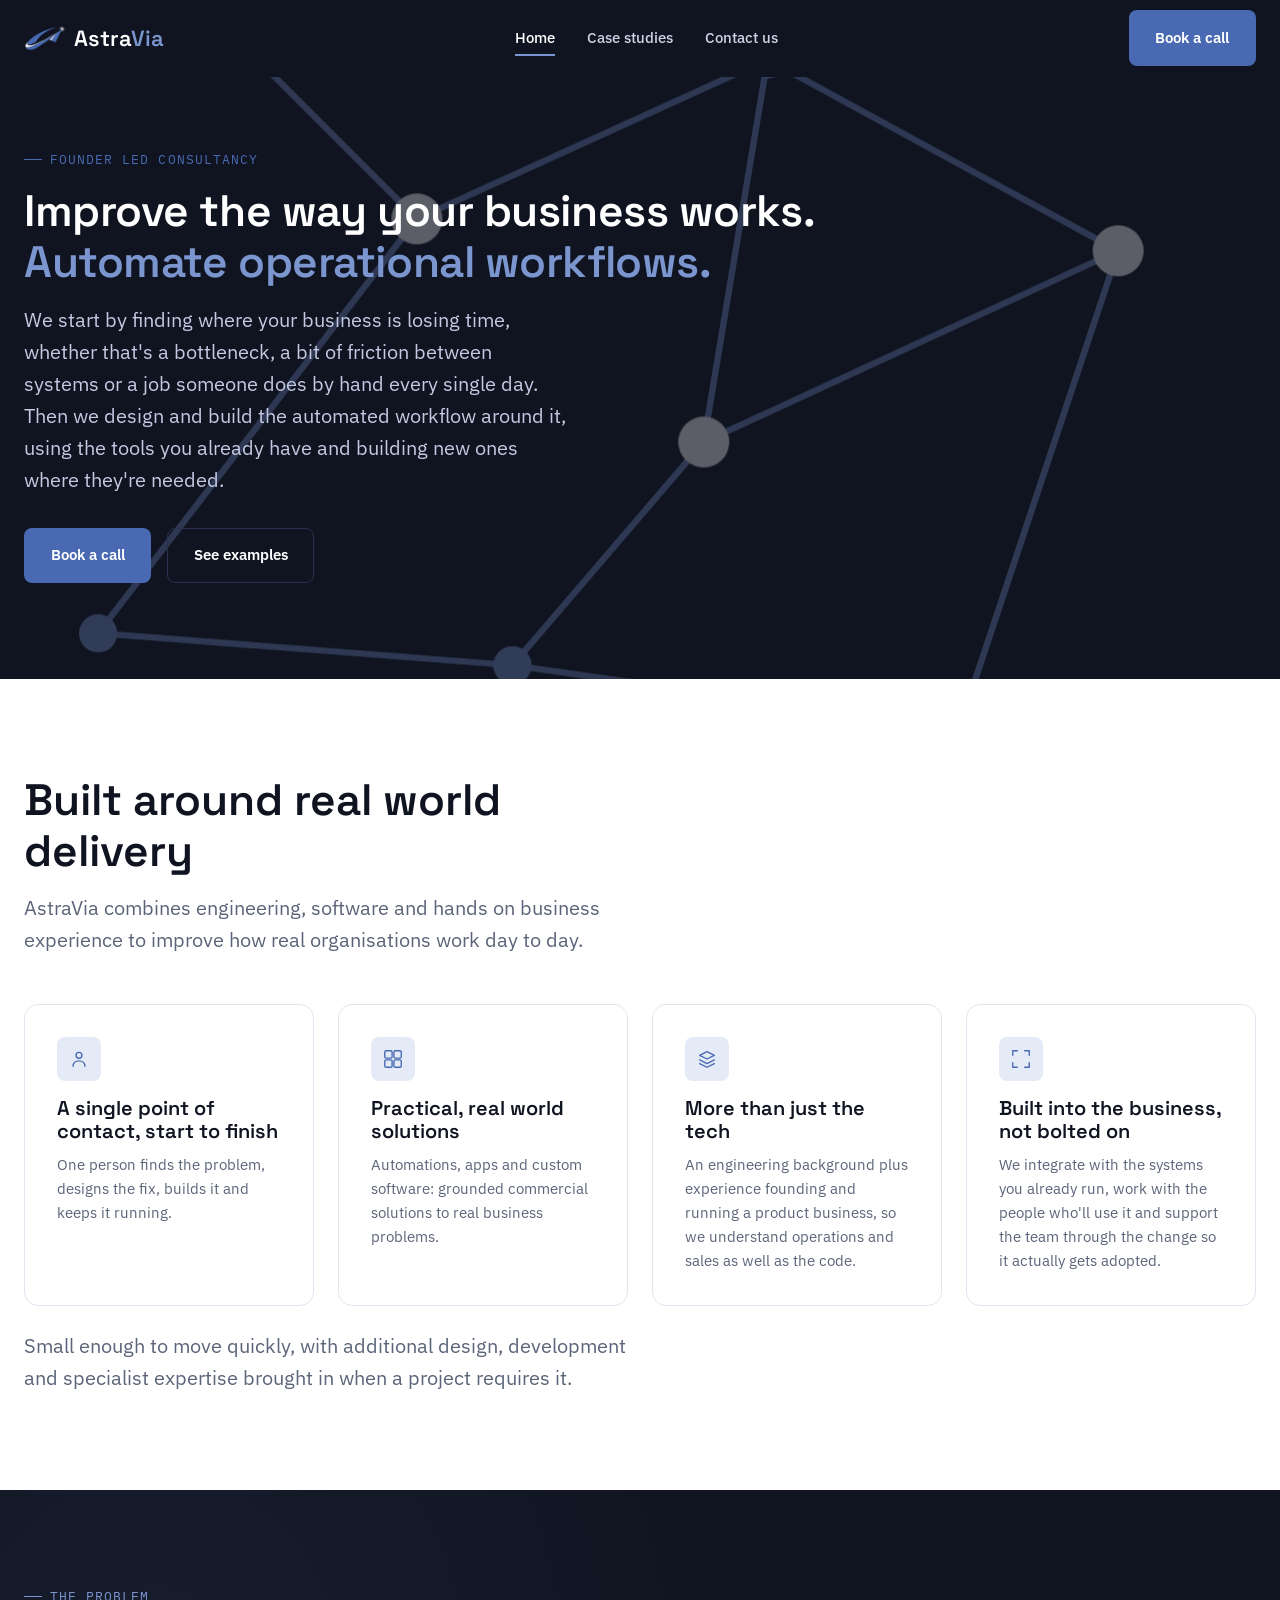
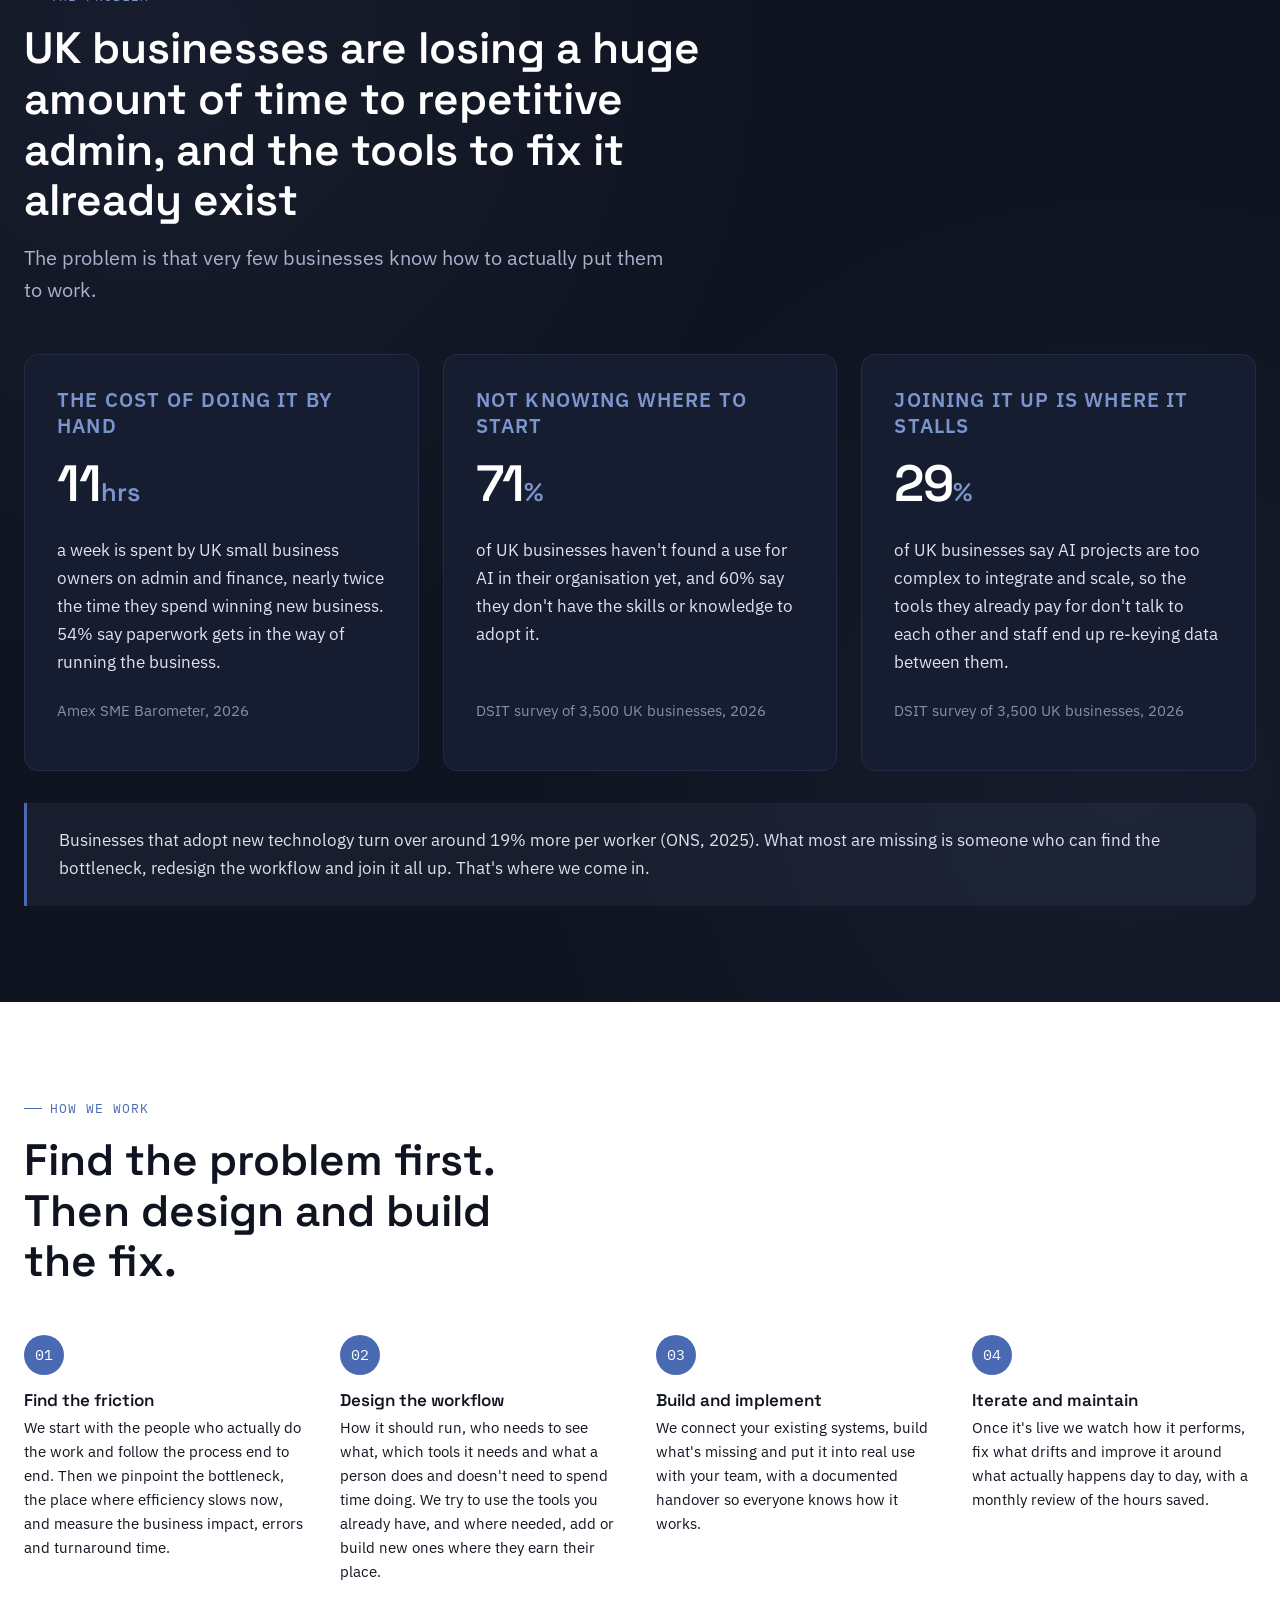
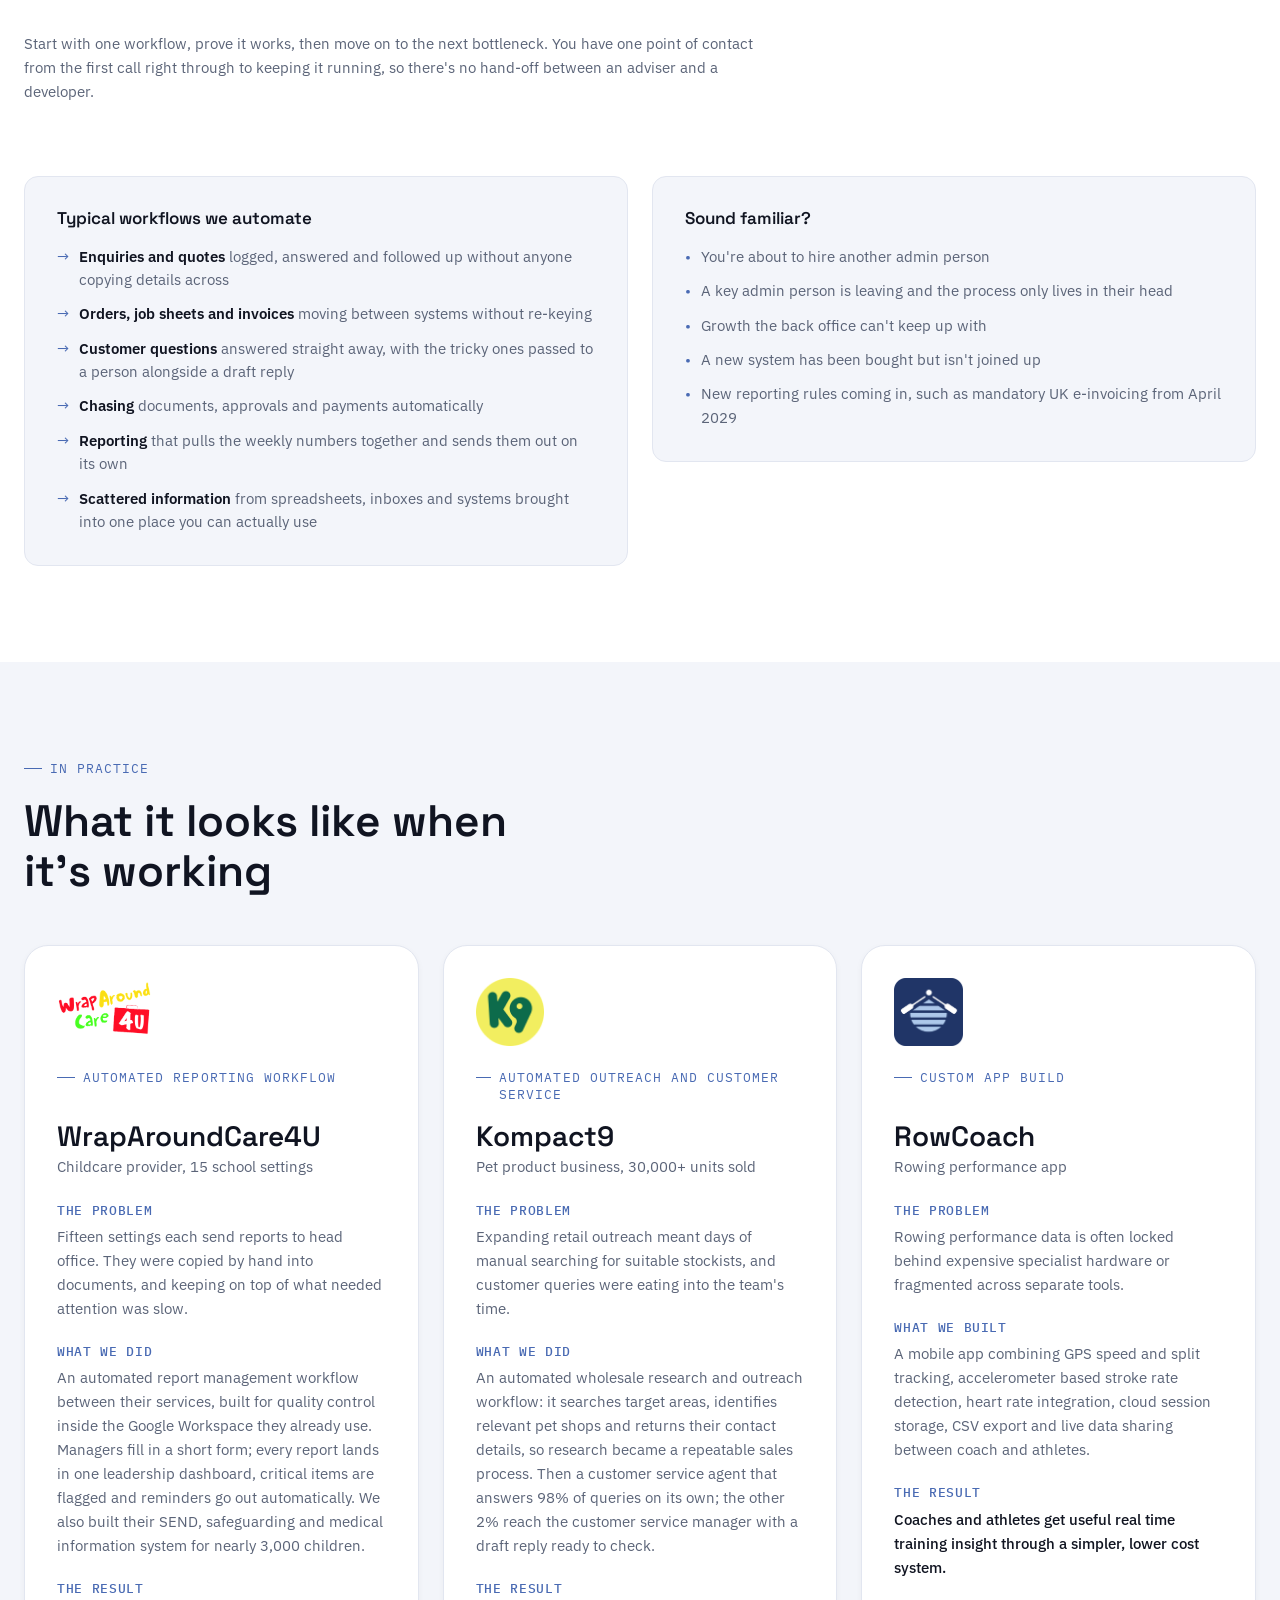
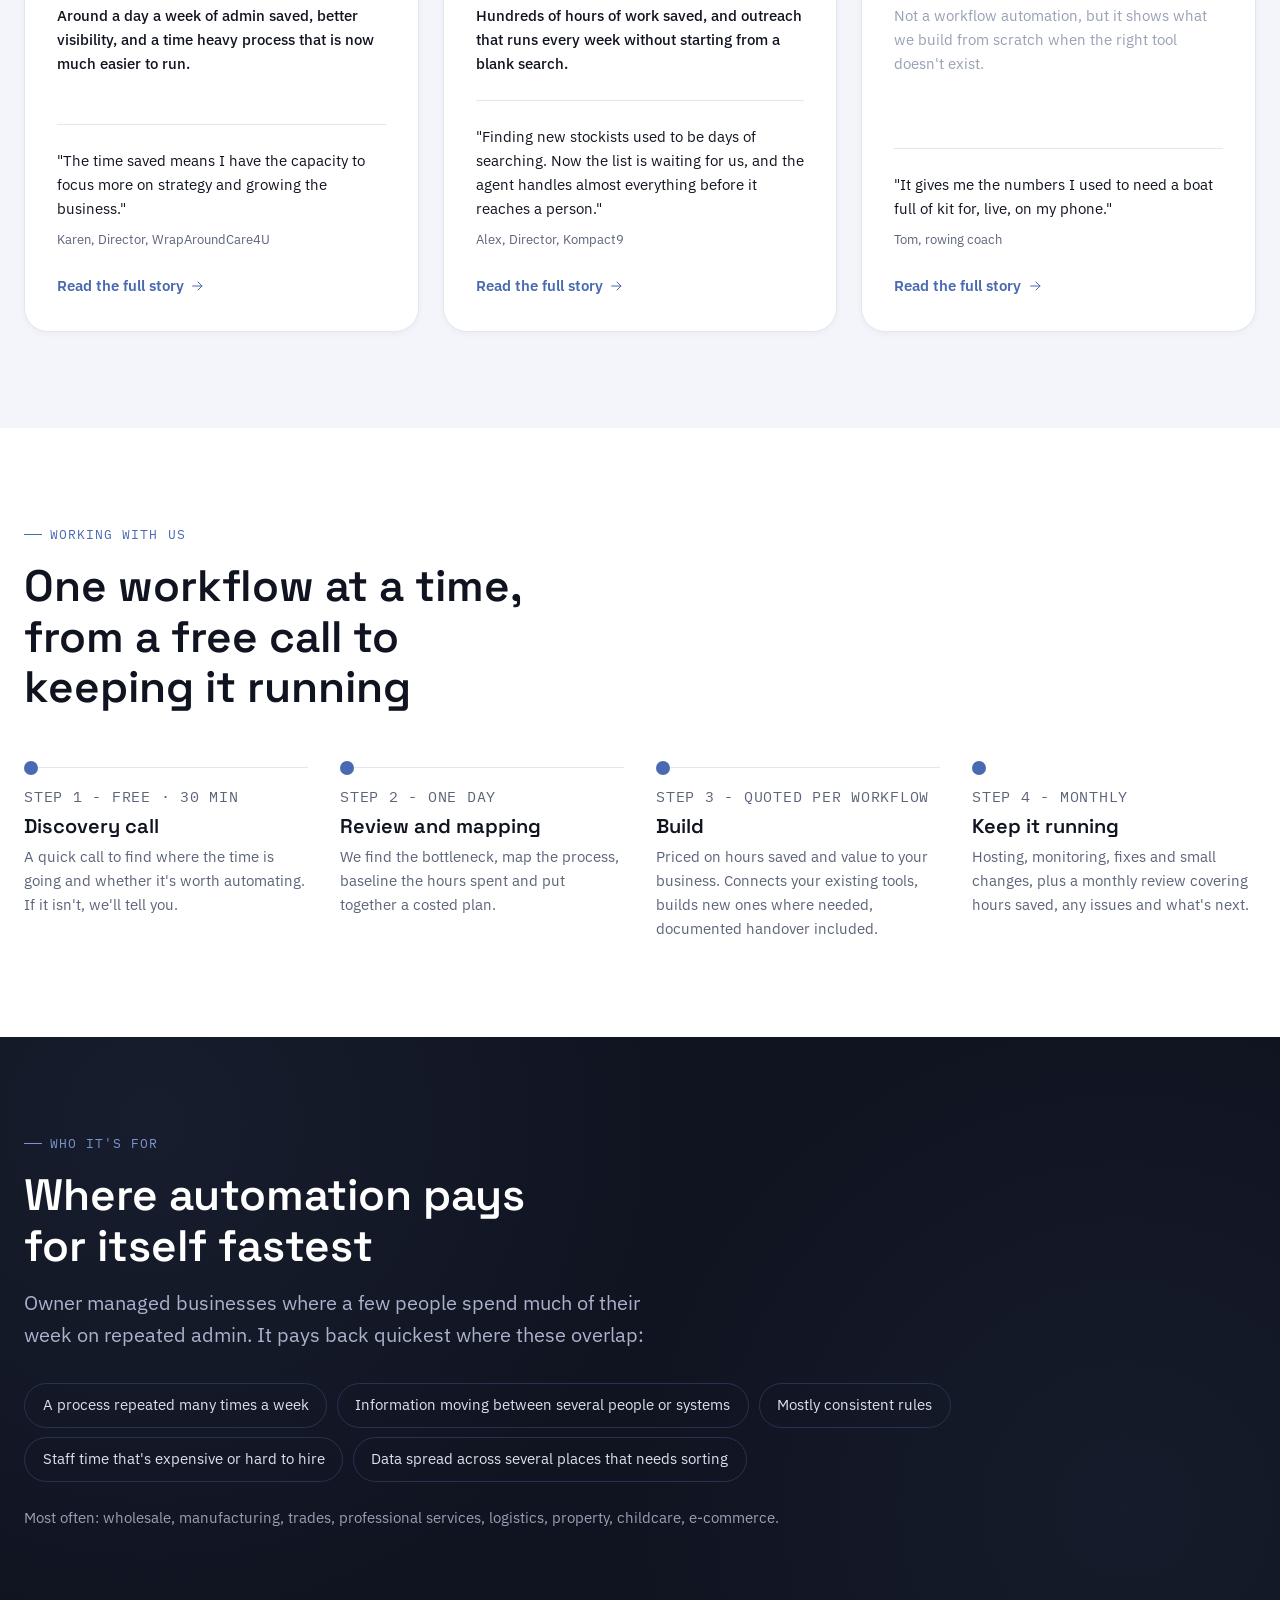
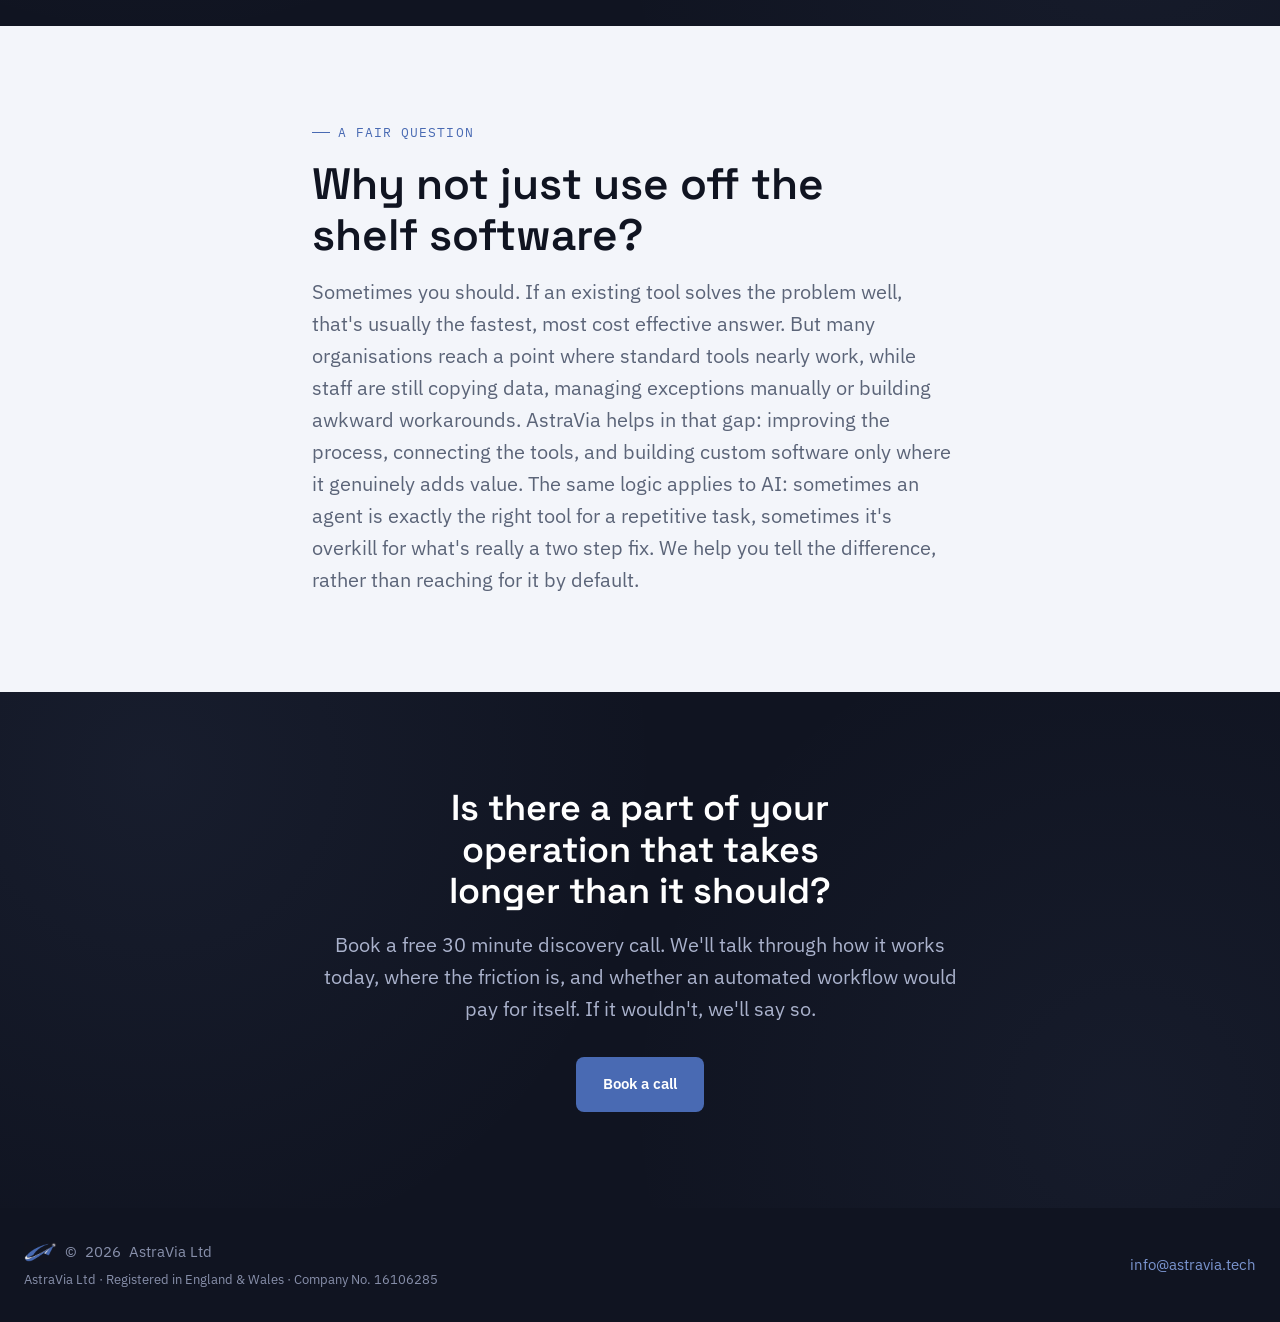
<file: index.html>
<!DOCTYPE html>
<html lang="en">
<head>
<meta charset="UTF-8">
<meta name="viewport" content="width=device-width, initial-scale=1.0">
<title>AstraVia | Automate operational workflows</title>
<meta name="description" content="We find where your business is losing time, then design and build the automated workflow around it, using the tools you already have.">
<link rel="preconnect" href="https://fonts.googleapis.com">
<link rel="preconnect" href="https://fonts.gstatic.com" crossorigin>
<link rel="icon" href="favicon.ico" sizes="any">
<link rel="icon" type="image/png" sizes="32x32" href="favicon-32x32.png">
<link rel="icon" type="image/png" sizes="16x16" href="favicon-16x16.png">
<link rel="apple-touch-icon" href="apple-touch-icon.png">
<link href="https://fonts.googleapis.com/css2?family=Space+Grotesk:wght@500;600&family=IBM+Plex+Sans:wght@400;500;600&family=IBM+Plex+Mono:wght@400;500&display=swap" rel="stylesheet">
<link rel="stylesheet" href="styles.css">
</head>
<body>

<header class="site-header">
  <div class="container">
    <a href="index.html" class="wordmark"><img src="astravia-mark.png" alt="AstraVia"><span>Astra<span class="accent">Via</span></span></a>
    <nav class="nav-links" aria-label="Primary">
      <a href="index.html" class="is-active">Home</a>
      <a href="case-studies.html">Case studies</a>
      <a href="contact-us.html">Contact us</a>
    </nav>
    <a href="contact-us.html" class="btn btn-primary nav-cta">Book a call</a>
    <button class="nav-toggle" aria-label="Open menu" aria-expanded="false">
      <span></span><span></span><span></span>
    </button>
  </div>
  <div class="mobile-menu">
    <a href="index.html">Home</a>
    <a href="case-studies.html">Case studies</a>
    <a href="contact-us.html">Contact us</a>
    <a href="contact-us.html" class="btn btn-primary">Book a call</a>
  </div>
</header>

<main>

  <!-- ============ 1. HERO ============ -->
  <section class="hero">
    <div class="hero-bleed-graphic" aria-hidden="true">
      <svg viewBox="0 0 480 340" xmlns="http://www.w3.org/2000/svg">
        <g class="hg-line" style="animation-delay:.05s" ><path d="M70 250 L170 120"/></g>
        <g class="hg-line" style="animation-delay:.15s"><path d="M170 120 L280 70"/></g>
        <g class="hg-line" style="animation-delay:.25s"><path d="M280 70 L390 130"/></g>
        <g class="hg-line" style="animation-delay:.2s"><path d="M170 120 L110 60"/></g>
        <g class="hg-line" style="animation-delay:.3s"><path d="M280 70 L260 190"/></g>
        <g class="hg-line" style="animation-delay:.35s"><path d="M70 250 L200 260"/></g>
        <g class="hg-line" style="animation-delay:.4s"><path d="M200 260 L260 190"/></g>
        <g class="hg-line" style="animation-delay:.45s"><path d="M260 190 L390 130"/></g>
        <g class="hg-line" style="animation-delay:.5s"><path d="M200 260 L340 280"/></g>
        <g class="hg-line" style="animation-delay:.55s"><path d="M340 280 L390 130"/></g>
        <circle class="hg-node" cx="70" cy="250" r="6" style="animation-delay:0s"/>
        <circle class="hg-node" cx="110" cy="60" r="5" style="animation-delay:.08s"/>
        <circle class="hg-node is-primary" cx="170" cy="120" r="8" style="animation-delay:.16s"/>
        <circle class="hg-node" cx="280" cy="70" r="6" style="animation-delay:.24s"/>
        <circle class="hg-node is-primary" cx="260" cy="190" r="8" style="animation-delay:.32s"/>
        <circle class="hg-node" cx="200" cy="260" r="6" style="animation-delay:.4s"/>
        <circle class="hg-node" cx="340" cy="280" r="5" style="animation-delay:.48s"/>
        <circle class="hg-node is-primary" cx="390" cy="130" r="8" style="animation-delay:.56s"/>
        <circle class="hg-pulse" cx="170" cy="120" r="8"/>
        <circle class="hg-pulse" cx="260" cy="190" r="8" style="animation-delay:2s"/>
        <circle class="hg-pulse" cx="390" cy="130" r="8" style="animation-delay:2.6s"/>
      </svg>
    </div>
    <div class="container">
      <div class="hero-copy reveal">
        <p class="eyebrow">Founder led consultancy</p>
        <h1>Improve the way your business works.<span class="accent-line">Automate operational workflows.</span></h1>
        <p class="section-intro">We start by finding where your business is losing time, whether that's a bottleneck, a bit of friction between systems or a job someone does by hand every single day. Then we design and build the automated workflow around it, using the tools you already have and building new ones where they're needed.</p>
        <div class="hero-actions">
          <a href="contact-us.html" class="btn btn-primary">Book a call</a>
          <a href="case-studies.html" class="btn btn-ghost">See examples</a>
        </div>
      </div>
    </div>
  </section>

  <!-- ============ 2. BUILT AROUND REAL WORLD DELIVERY ============ -->
  <section class="section section--light">
    <div class="container reveal">
      <h2 class="section-heading">Built around real world delivery</h2>
      <p class="section-intro">AstraVia combines engineering, software and hands on business experience to improve how real organisations work day to day.</p>

      <div class="scroll-row reveal-stagger" style="margin-top:var(--space-5);">
        <div class="card">
          <div class="card-icon"><svg viewBox="0 0 24 24" fill="none" stroke="currentColor" stroke-width="1.5" stroke-linecap="round" stroke-linejoin="round"><circle cx="12" cy="8" r="3.2"/><path d="M5.5 20c0-3.6 2.9-6 6.5-6s6.5 2.4 6.5 6"/></svg></div>
          <h3>A single point of contact, start to finish</h3>
          <p>One person finds the problem, designs the fix, builds it and keeps it running.</p>
        </div>
        <div class="card">
          <div class="card-icon"><svg viewBox="0 0 24 24" fill="none" stroke="currentColor" stroke-width="1.5" stroke-linecap="round" stroke-linejoin="round"><rect x="3" y="3" width="8" height="8" rx="1.5"/><rect x="13" y="3" width="8" height="8" rx="1.5"/><rect x="3" y="13" width="8" height="8" rx="1.5"/><rect x="13" y="13" width="8" height="8" rx="1.5"/></svg></div>
          <h3>Practical, real world solutions</h3>
          <p>Automations, apps and custom software: grounded commercial solutions to real business problems.</p>
        </div>
        <div class="card">
          <div class="card-icon"><svg viewBox="0 0 24 24" fill="none" stroke="currentColor" stroke-width="1.5" stroke-linecap="round" stroke-linejoin="round"><path d="M12 4l8 4-8 4-8-4 8-4z"/><path d="M4 13l8 4 8-4"/><path d="M4 17l8 4 8-4"/></svg></div>
          <h3>More than just the tech</h3>
          <p>An engineering background plus experience founding and running a product business, so we understand operations and sales as well as the code.</p>
        </div>
        <div class="card">
          <div class="card-icon"><svg viewBox="0 0 24 24" fill="none" stroke="currentColor" stroke-width="1.5" stroke-linecap="round" stroke-linejoin="round"><path d="M8 3H3v5"/><path d="M16 3h5v5"/><path d="M21 16v5h-5"/><path d="M3 16v5h5"/></svg></div>
          <h3>Built into the business, not bolted on</h3>
          <p>We integrate with the systems you already run, work with the people who'll use it and support the team through the change so it actually gets adopted.</p>
        </div>
      </div>
      <p class="scroll-hint">← swipe for more →</p>
      <p class="section-intro" style="margin-top:var(--space-3);">Small enough to move quickly, with additional design, development and specialist expertise brought in when a project requires it.</p>
    </div>
  </section>

  <!-- ============ 3. THE PROBLEM ============ -->
  <section class="section section--dark">
    <div class="container reveal">
      <p class="eyebrow">The problem</p>
      <h2 class="section-heading" style="color:var(--white);max-width:44rem;">UK businesses are losing a huge amount of time to repetitive admin, and the tools to fix it already exist</h2>
      <p class="section-intro">The problem is that very few businesses know how to actually put them to work.</p>

      <div class="stat-grid reveal-stagger">
        <div class="stat-card">
          <p class="stat-label">The cost of doing it by hand</p>
          <p class="stat-figure">11<span class="unit">hrs</span></p>
          <p>a week is spent by UK small business owners on admin and finance, nearly twice the time they spend winning new business. 54% say paperwork gets in the way of running the business.</p>
          <p class="stat-source">Amex SME Barometer, 2026</p>
        </div>
        <div class="stat-card">
          <p class="stat-label">Not knowing where to start</p>
          <p class="stat-figure">71<span class="unit">%</span></p>
          <p>of UK businesses haven't found a use for AI in their organisation yet, and 60% say they don't have the skills or knowledge to adopt it.</p>
          <p class="stat-source">DSIT survey of 3,500 UK businesses, 2026</p>
        </div>
        <div class="stat-card">
          <p class="stat-label">Joining it up is where it stalls</p>
          <p class="stat-figure">29<span class="unit">%</span></p>
          <p>of UK businesses say AI projects are too complex to integrate and scale, so the tools they already pay for don't talk to each other and staff end up re-keying data between them.</p>
          <p class="stat-source">DSIT survey of 3,500 UK businesses, 2026</p>
        </div>
      </div>

      <div class="pull-quote reveal">
        <p>Businesses that adopt new technology turn over around 19% more per worker (ONS, 2025). What most are missing is someone who can find the bottleneck, redesign the workflow and join it all up. That's where we come in.</p>
      </div>
    </div>
  </section>

  <!-- ============ 4. HOW WE WORK ============ -->
  <section class="section section--light">
    <div class="container reveal">
      <p class="eyebrow">How we work</p>
      <h2 class="section-heading">Find the problem first. Then design and build the fix.</h2>

      <div class="work-layout">
        <div>
          <div class="work-steps reveal-stagger">
            <div class="work-step">
              <div class="timeline-num">01</div>
              <div><h3>Find the friction</h3><p>We start with the people who actually do the work and follow the process end to end. Then we pinpoint the bottleneck, the place where efficiency slows now, and measure the business impact, errors and turnaround time.</p></div>
            </div>
            <div class="work-step">
              <div class="timeline-num">02</div>
              <div><h3>Design the workflow</h3><p>How it should run, who needs to see what, which tools it needs and what a person does and doesn't need to spend time doing. We try to use the tools you already have, and where needed, add or build new ones where they earn their place.</p></div>
            </div>
            <div class="work-step">
              <div class="timeline-num">03</div>
              <div><h3>Build and implement</h3><p>We connect your existing systems, build what's missing and put it into real use with your team, with a documented handover so everyone knows how it works.</p></div>
            </div>
            <div class="work-step">
              <div class="timeline-num">04</div>
              <div><h3>Iterate and maintain</h3><p>Once it's live we watch how it performs, fix what drifts and improve it around what actually happens day to day, with a monthly review of the hours saved.</p></div>
            </div>
          </div>
          <p class="work-note section-intro">Start with one workflow, prove it works, then move on to the next bottleneck. You have one point of contact from the first call right through to keeping it running, so there's no hand-off between an adviser and a developer.</p>
        </div>

        <div class="panel-stack reveal-stagger">
          <div class="panel">
            <h3>Typical workflows we automate</h3>
            <ul>
              <li><span><strong>Enquiries and quotes</strong> logged, answered and followed up without anyone copying details across</span></li>
              <li><span><strong>Orders, job sheets and invoices</strong> moving between systems without re-keying</span></li>
              <li><span><strong>Customer questions</strong> answered straight away, with the tricky ones passed to a person alongside a draft reply</span></li>
              <li><span><strong>Chasing</strong> documents, approvals and payments automatically</span></li>
              <li><span><strong>Reporting</strong> that pulls the weekly numbers together and sends them out on its own</span></li>
              <li><span><strong>Scattered information</strong> from spreadsheets, inboxes and systems brought into one place you can actually use</span></li>
            </ul>
          </div>
          <div class="panel panel--dots">
            <h3>Sound familiar?</h3>
            <ul>
              <li><span>You're about to hire another admin person</span></li>
              <li><span>A key admin person is leaving and the process only lives in their head</span></li>
              <li><span>Growth the back office can't keep up with</span></li>
              <li><span>A new system has been bought but isn't joined up</span></li>
              <li><span>New reporting rules coming in, such as mandatory UK e-invoicing from April 2029</span></li>
            </ul>
          </div>
        </div>
      </div>
    </div>
  </section>

  <!-- ============ 5. IN PRACTICE ============ -->
  <section class="section section--mist">
    <div class="container reveal">
      <p class="eyebrow">In practice</p>
      <h2 class="section-heading">What it looks like when it's working</h2>

      <div class="practice-grid">
        <a href="case-studies.html#wraparoundcare4u" class="practice-card">
          <div class="practice-logo"><img src="logo-wraparoundcare4u.png" alt="WrapAroundCare4U"></div>
          <p class="eyebrow">Automated reporting workflow</p>
          <h3>WrapAroundCare4U</h3>
          <p class="practice-descriptor">Childcare provider, 15 school settings</p>
          <div class="practice-block">
            <h4>The problem</h4>
            <p>Fifteen settings each send reports to head office. They were copied by hand into documents, and keeping on top of what needed attention was slow.</p>
          </div>
          <div class="practice-block">
            <h4>What we did</h4>
            <p>An automated report management workflow between their services, built for quality control inside the Google Workspace they already use. Managers fill in a short form; every report lands in one leadership dashboard, critical items are flagged and reminders go out automatically. We also built their SEND, safeguarding and medical information system for nearly 3,000 children.</p>
          </div>
          <div class="practice-block practice-block--result">
            <h4>The result</h4>
            <p>Around a day a week of admin saved, better visibility, and a time heavy process that is now much easier to run.</p>
          </div>
          <div class="practice-quote">
            <p>"The time saved means I have the capacity to focus more on strategy and growing the business."</p>
            <cite>Karen, Director, WrapAroundCare4U</cite>
          </div>
          <span class="case-card-link">Read the full story <svg viewBox="0 0 24 24" fill="none" stroke="currentColor" stroke-width="1.5" stroke-linecap="round" stroke-linejoin="round"><line x1="4" y1="12" x2="18" y2="12"/><polyline points="12 6 18 12 12 18"/></svg></span>
        </a>

        <a href="case-studies.html#kompact9" class="practice-card">
          <div class="practice-logo"><img src="logo-kompact9.png" alt="Kompact9"></div>
          <p class="eyebrow">Automated outreach and customer service</p>
          <h3>Kompact9</h3>
          <p class="practice-descriptor">Pet product business, 30,000+ units sold</p>
          <div class="practice-block">
            <h4>The problem</h4>
            <p>Expanding retail outreach meant days of manual searching for suitable stockists, and customer queries were eating into the team's time.</p>
          </div>
          <div class="practice-block">
            <h4>What we did</h4>
            <p>An automated wholesale research and outreach workflow: it searches target areas, identifies relevant pet shops and returns their contact details, so research became a repeatable sales process. Then a customer service agent that answers 98% of queries on its own; the other 2% reach the customer service manager with a draft reply ready to check.</p>
          </div>
          <div class="practice-block practice-block--result">
            <h4>The result</h4>
            <p>Hundreds of hours of work saved, and outreach that runs every week without starting from a blank search.</p>
          </div>
          <div class="practice-quote">
            <p>"Finding new stockists used to be days of searching. Now the list is waiting for us, and the agent handles almost everything before it reaches a person."</p>
            <cite>Alex, Director, Kompact9</cite>
          </div>
          <span class="case-card-link">Read the full story <svg viewBox="0 0 24 24" fill="none" stroke="currentColor" stroke-width="1.5" stroke-linecap="round" stroke-linejoin="round"><line x1="4" y1="12" x2="18" y2="12"/><polyline points="12 6 18 12 12 18"/></svg></span>
        </a>

        <a href="case-studies.html#rowcoach" class="practice-card">
          <div class="practice-logo"><img src="logo-rowcoach.png" alt="RowCoach"></div>
          <p class="eyebrow">Custom app build</p>
          <h3>RowCoach</h3>
          <p class="practice-descriptor">Rowing performance app</p>
          <div class="practice-block">
            <h4>The problem</h4>
            <p>Rowing performance data is often locked behind expensive specialist hardware or fragmented across separate tools.</p>
          </div>
          <div class="practice-block">
            <h4>What we built</h4>
            <p>A mobile app combining GPS speed and split tracking, accelerometer based stroke rate detection, heart rate integration, cloud session storage, CSV export and live data sharing between coach and athletes.</p>
          </div>
          <div class="practice-block practice-block--result">
            <h4>The result</h4>
            <p>Coaches and athletes get useful real time training insight through a simpler, lower cost system.</p>
          </div>
          <p class="practice-caveat">Not a workflow automation, but it shows what we build from scratch when the right tool doesn't exist.</p>
          <div class="practice-quote">
            <p>"It gives me the numbers I used to need a boat full of kit for, live, on my phone."</p>
            <cite>Tom, rowing coach</cite>
          </div>
          <span class="case-card-link">Read the full story <svg viewBox="0 0 24 24" fill="none" stroke="currentColor" stroke-width="1.5" stroke-linecap="round" stroke-linejoin="round"><line x1="4" y1="12" x2="18" y2="12"/><polyline points="12 6 18 12 12 18"/></svg></span>
        </a>
      </div>
    </div>
  </section>

  <!-- ============ 6. WORKING WITH US ============ -->
  <section class="section section--light">
    <div class="container reveal">
      <p class="eyebrow">Working with us</p>
      <h2 class="section-heading">One workflow at a time, from a free call to keeping it running</h2>

      <div class="ladder reveal-stagger">
        <div class="ladder-step">
          <p class="ladder-label">Step 1 - <span class="muted">Free &middot; 30 min</span></p>
          <h3>Discovery call</h3>
          <p>A quick call to find where the time is going and whether it's worth automating. If it isn't, we'll tell you.</p>
        </div>
        <div class="ladder-step">
          <p class="ladder-label">Step 2 - <span class="muted">One day</span></p>
          <h3>Review and mapping</h3>
          <p>We find the bottleneck, map the process, baseline the hours spent and put together a costed plan.</p>
        </div>
        <div class="ladder-step">
          <p class="ladder-label">Step 3 - <span class="muted">Quoted per workflow</span></p>
          <h3>Build</h3>
          <p>Priced on hours saved and value to your business. Connects your existing tools, builds new ones where needed, documented handover included.</p>
        </div>
        <div class="ladder-step">
          <p class="ladder-label">Step 4 - <span class="muted">Monthly</span></p>
          <h3>Keep it running</h3>
          <p>Hosting, monitoring, fixes and small changes, plus a monthly review covering hours saved, any issues and what's next.</p>
        </div>
      </div>
    </div>
  </section>

  <!-- ============ 7. WHO IT'S FOR ============ -->
  <section class="section section--dark">
    <div class="container reveal">
      <p class="eyebrow">Who it's for</p>
      <h2 class="section-heading" style="color:var(--white);">Where automation pays for itself fastest</h2>
      <p class="section-intro">Owner managed businesses where a few people spend much of their week on repeated admin. It pays back quickest where these overlap:</p>
      <div class="fit-pills">
        <span class="fit-pill">A process repeated many times a week</span>
        <span class="fit-pill">Information moving between several people or systems</span>
        <span class="fit-pill">Mostly consistent rules</span>
        <span class="fit-pill">Staff time that's expensive or hard to hire</span>
        <span class="fit-pill">Data spread across several places that needs sorting</span>
      </div>
      <p class="sector-line">Most often: wholesale, manufacturing, trades, professional services, logistics, property, childcare, e-commerce.</p>
    </div>
  </section>

  <!-- ============ 8. WHY NOT OFF THE SHELF ============ -->
  <section class="section section--mist">
    <div class="container reveal" style="max-width:44rem;">
      <p class="eyebrow">A fair question</p>
      <h2 class="section-heading">Why not just use off the shelf software?</h2>
      <p class="section-intro">Sometimes you should. If an existing tool solves the problem well, that's usually the fastest, most cost effective answer. But many organisations reach a point where standard tools nearly work, while staff are still copying data, managing exceptions manually or building awkward workarounds. AstraVia helps in that gap: improving the process, connecting the tools, and building custom software only where it genuinely adds value. The same logic applies to AI: sometimes an agent is exactly the right tool for a repetitive task, sometimes it's overkill for what's really a two step fix. We help you tell the difference, rather than reaching for it by default.</p>
    </div>
  </section>

  <!-- ============ 9. CLOSING CTA ============ -->
  <section class="section section--dark cta-close">
    <div class="container reveal">
      <h2>Is there a part of your operation that takes longer than it should?</h2>
      <p class="section-intro">Book a free 30 minute discovery call. We'll talk through how it works today, where the friction is, and whether an automated workflow would pay for itself. If it wouldn't, we'll say so.</p>
      <div class="hero-actions">
        <a href="contact-us.html" class="btn btn-primary">Book a call</a>
      </div>
    </div>
  </section>

</main>

<footer class="site-footer">
  <div class="container">
    <div><span style="display:flex;align-items:center;gap:8px;"><img src="astravia-mark.png" alt="" style="height:20px;width:auto;">&copy; <span id="year"></span> AstraVia Ltd</span><span style="display:block;font-size:var(--text-xs);color:#8890ab;margin-top:4px;">AstraVia Ltd &middot; Registered in England &amp; Wales &middot; Company No. 16106285</span></div>
    <a href="mailto:info@astravia.tech">info@astravia.tech</a>
  </div>
</footer>

<script>document.getElementById('year').textContent = new Date().getFullYear();</script>
<script src="script.js"></script>
</body>
</html>
</file>
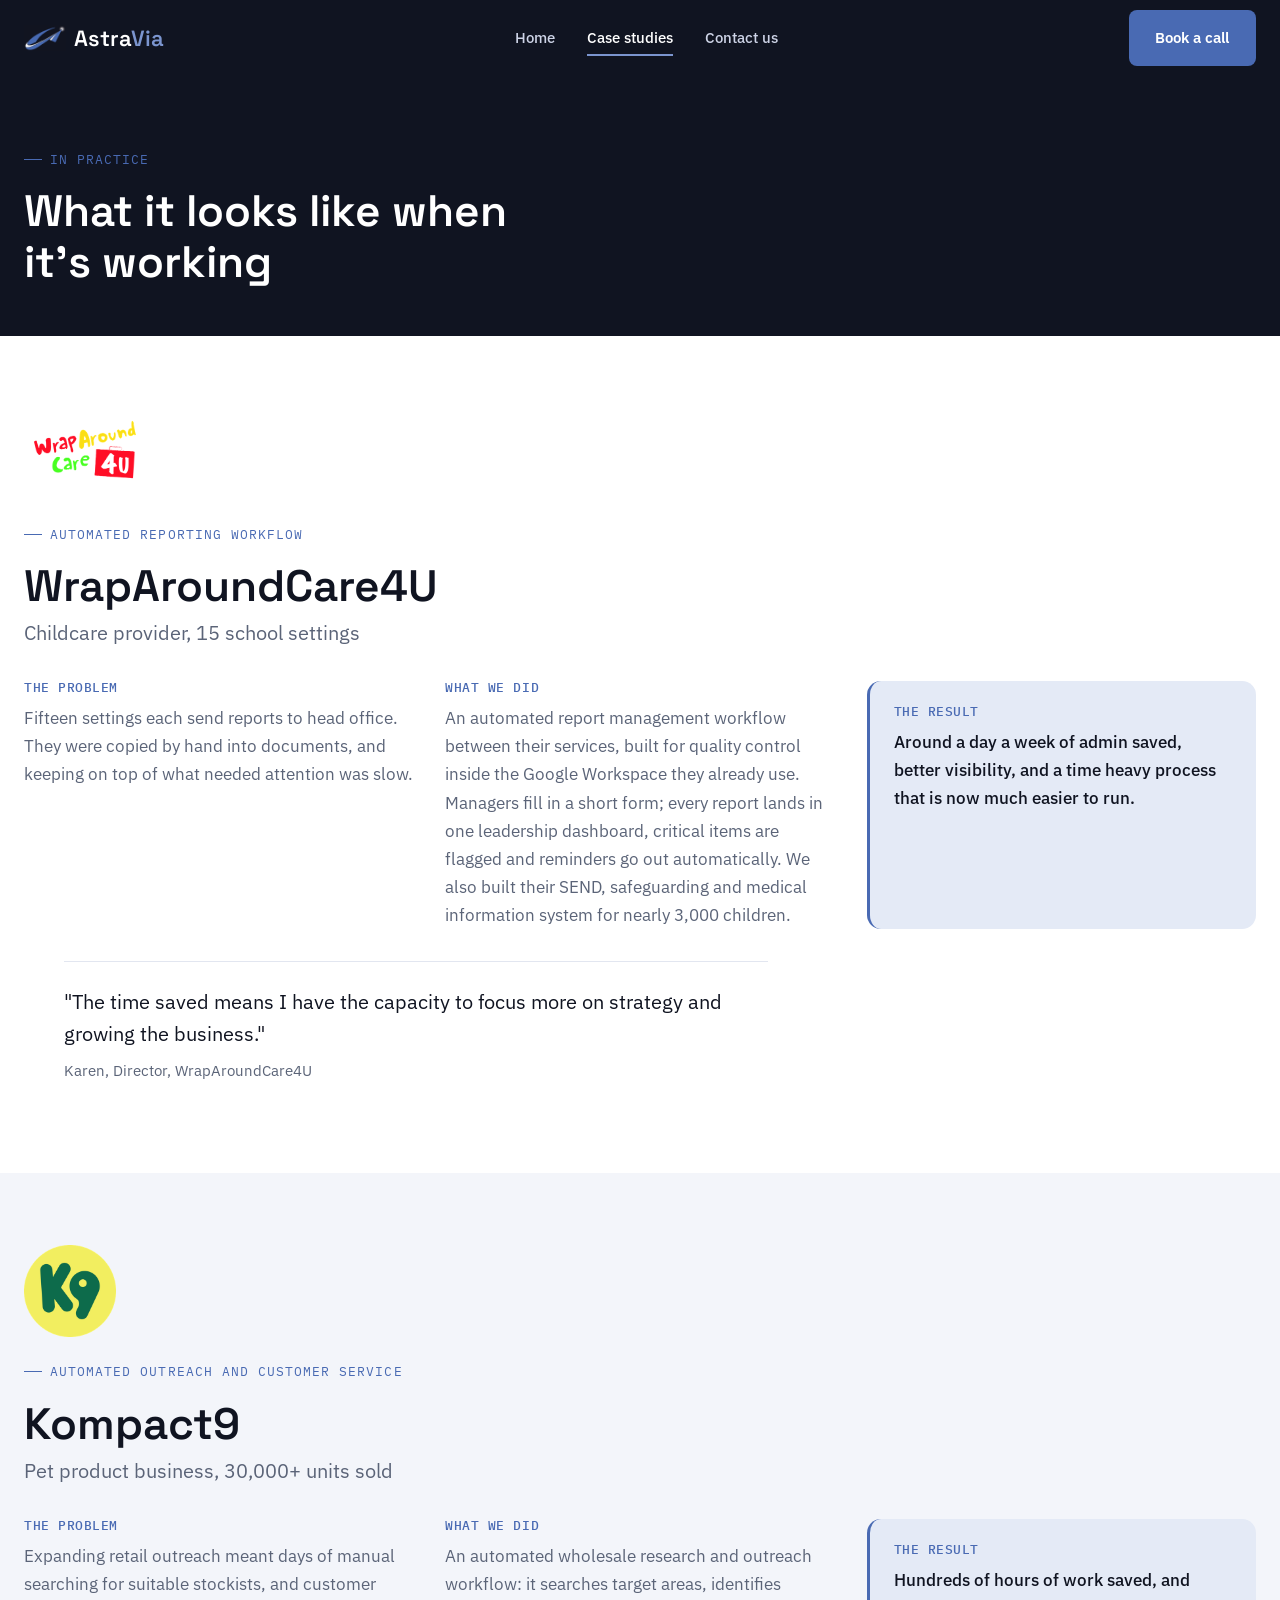
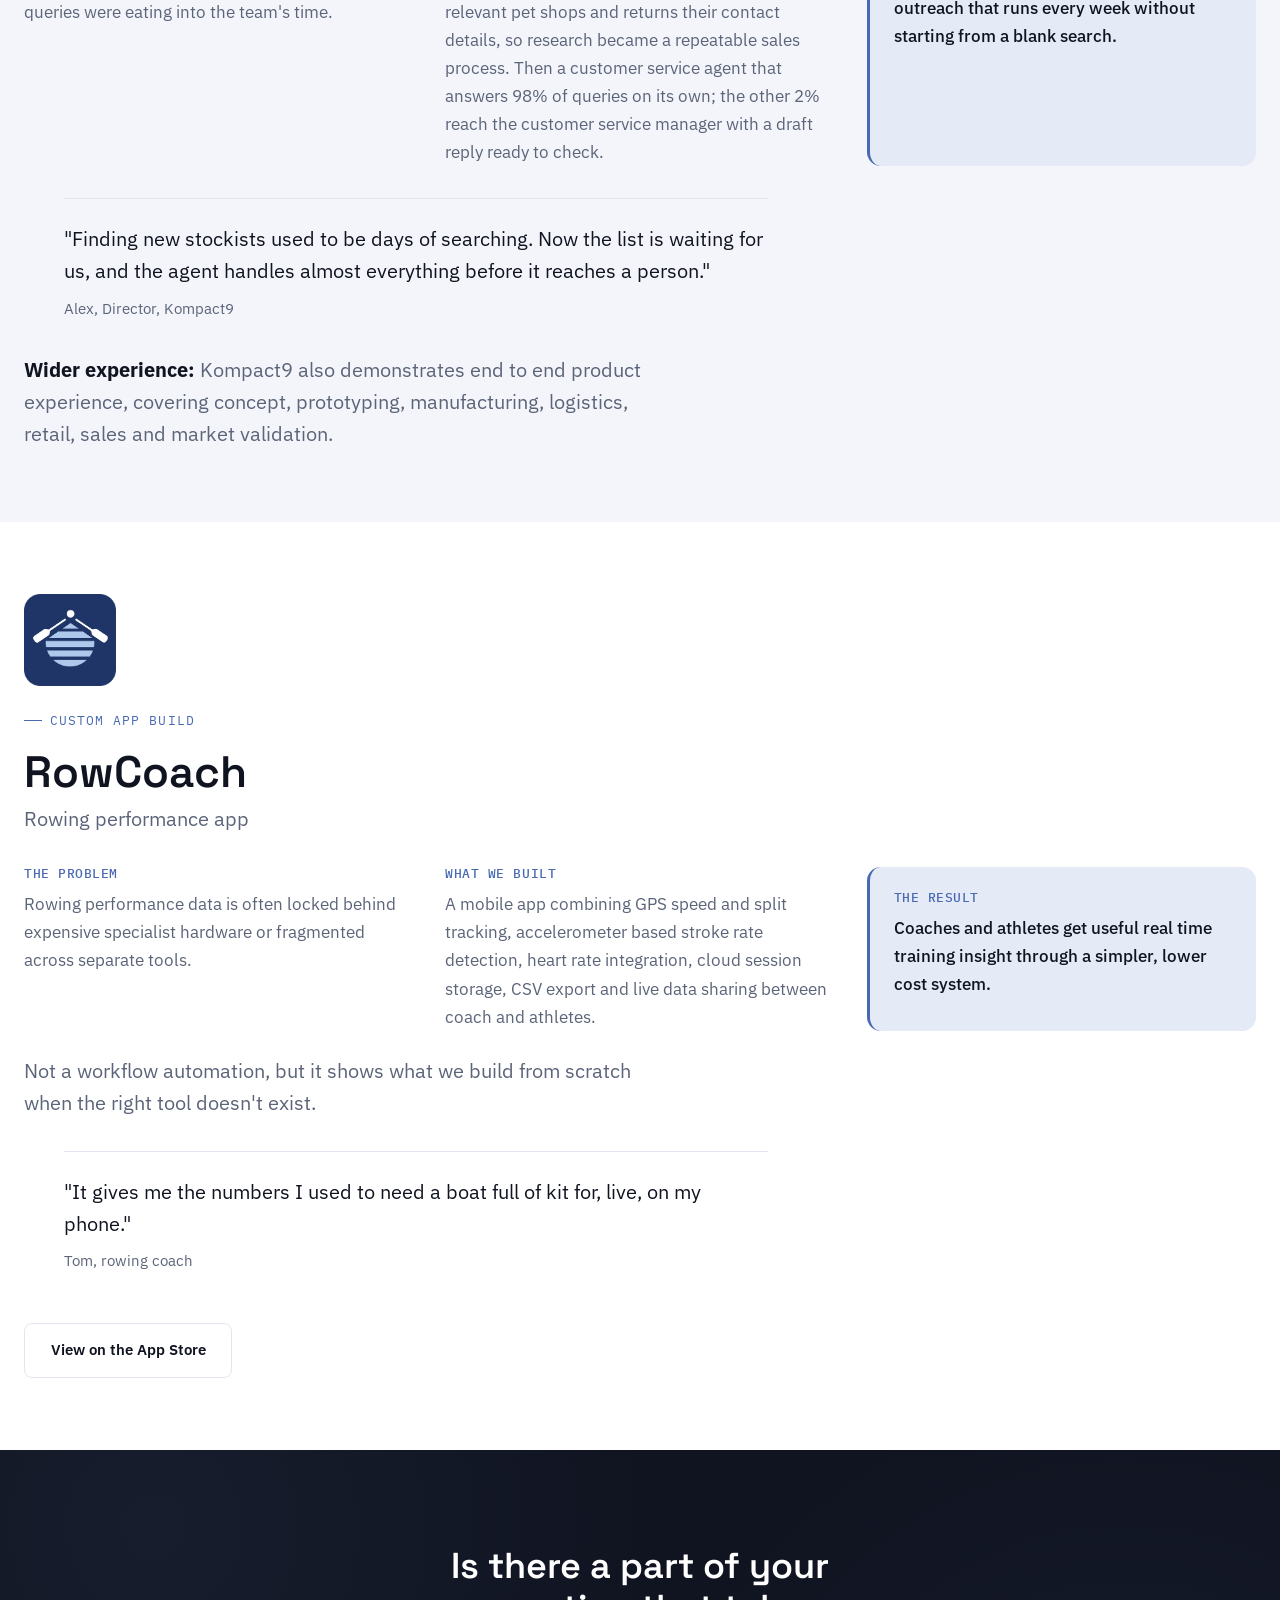
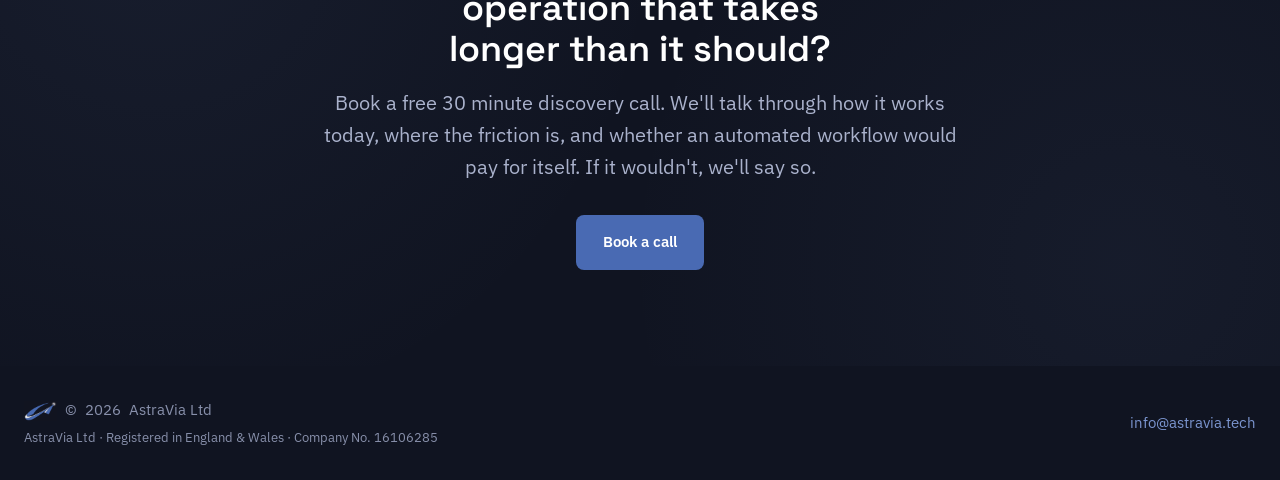
<file: case-studies.html>
<!DOCTYPE html>
<html lang="en">
<head>
<meta charset="UTF-8">
<meta name="viewport" content="width=device-width, initial-scale=1.0">
<title>Case studies | AstraVia</title>
<meta name="description" content="What it looks like when it's working: automated reporting for WrapAroundCare4U, outreach and customer service for Kompact9, and the RowCoach app build.">
<link rel="preconnect" href="https://fonts.googleapis.com">
<link rel="preconnect" href="https://fonts.gstatic.com" crossorigin>
<link rel="icon" href="favicon.ico" sizes="any">
<link rel="icon" type="image/png" sizes="32x32" href="favicon-32x32.png">
<link rel="icon" type="image/png" sizes="16x16" href="favicon-16x16.png">
<link rel="apple-touch-icon" href="apple-touch-icon.png">
<link href="https://fonts.googleapis.com/css2?family=Space+Grotesk:wght@500;600&family=IBM+Plex+Sans:wght@400;500;600&family=IBM+Plex+Mono:wght@400;500&display=swap" rel="stylesheet">
<link rel="stylesheet" href="styles.css">
<style>
  .story { padding: var(--space-6) 0; }
  .story-grid { display: grid; gap: var(--space-4); margin-top: var(--space-4); }
  .story-block h3 { font-family: var(--font-mono); font-weight: 500; color: var(--blue); margin-bottom: 0.5rem; text-transform: uppercase; letter-spacing: 0.04em; font-size: var(--text-xs); }
  .story-block p { color: var(--slate); }
  .story-impact { background: var(--blue-tint); border-left: 3px solid var(--blue); border-radius: var(--radius-md); padding: var(--space-3); }
  .story-impact p { color: var(--navy); font-weight: 500; }
  .story-quote { border-top: 1px solid var(--border-light); margin-top: var(--space-4); padding-top: var(--space-3); max-width: 44rem; }
  .story-quote p { color: var(--navy); font-size: var(--text-lg); line-height: 1.6; }
  .story-quote cite { display: block; font-style: normal; font-size: var(--text-sm); color: var(--slate); margin-top: 0.6rem; }
  .case-logo { height: 92px; }
  .story-descriptor { color: var(--slate); font-size: var(--text-lg); margin-top: 0.3rem; }
  @media (min-width: 860px) { .story-grid { grid-template-columns: repeat(3, 1fr); } }
</style>
</head>
<body>

<header class="site-header">
  <div class="container">
    <a href="index.html" class="wordmark"><img src="astravia-mark.png" alt="AstraVia"><span>Astra<span class="accent">Via</span></span></a>
    <nav class="nav-links" aria-label="Primary">
      <a href="index.html">Home</a>
      <a href="case-studies.html" class="is-active">Case studies</a>
      <a href="contact-us.html">Contact us</a>
    </nav>
    <a href="contact-us.html" class="btn btn-primary nav-cta">Book a call</a>
    <button class="nav-toggle" aria-label="Open menu" aria-expanded="false">
      <span></span><span></span><span></span>
    </button>
  </div>
  <div class="mobile-menu">
    <a href="index.html">Home</a>
    <a href="case-studies.html">Case studies</a>
    <a href="contact-us.html">Contact us</a>
    <a href="contact-us.html" class="btn btn-primary">Book a call</a>
  </div>
</header>

<main>

  <section class="page-hero">
    <div class="container reveal">
      <p class="eyebrow">In practice</p>
      <h1>What it looks like when it's working</h1>
    </div>
  </section>

  <section class="story section--light" id="wraparoundcare4u">
    <div class="container reveal">
      <img src="logo-wraparoundcare4u.png" alt="WrapAroundCare4U" class="case-logo" style="background:#fff;padding:8px;">
      <p class="eyebrow">Automated reporting workflow</p>
      <h2 class="section-heading">WrapAroundCare4U</h2>
      <p class="story-descriptor">Childcare provider, 15 school settings</p>
      <div class="story-grid">
        <div class="story-block">
          <h3>The problem</h3>
          <p>Fifteen settings each send reports to head office. They were copied by hand into documents, and keeping on top of what needed attention was slow.</p>
        </div>
        <div class="story-block">
          <h3>What we did</h3>
          <p>An automated report management workflow between their services, built for quality control inside the Google Workspace they already use. Managers fill in a short form; every report lands in one leadership dashboard, critical items are flagged and reminders go out automatically. We also built their SEND, safeguarding and medical information system for nearly 3,000 children.</p>
        </div>
        <div class="story-block story-impact">
          <h3>The result</h3>
          <p>Around a day a week of admin saved, better visibility, and a time heavy process that is now much easier to run.</p>
        </div>
      </div>
      <blockquote class="story-quote">
        <p>"The time saved means I have the capacity to focus more on strategy and growing the business."</p>
        <cite>Karen, Director, WrapAroundCare4U</cite>
      </blockquote>
    </div>
  </section>

  <section class="story section--mist" id="kompact9">
    <div class="container reveal">
      <img src="logo-kompact9.png" alt="Kompact9" class="case-logo">
      <p class="eyebrow">Automated outreach and customer service</p>
      <h2 class="section-heading">Kompact9</h2>
      <p class="story-descriptor">Pet product business, 30,000+ units sold</p>
      <div class="story-grid">
        <div class="story-block">
          <h3>The problem</h3>
          <p>Expanding retail outreach meant days of manual searching for suitable stockists, and customer queries were eating into the team's time.</p>
        </div>
        <div class="story-block">
          <h3>What we did</h3>
          <p>An automated wholesale research and outreach workflow: it searches target areas, identifies relevant pet shops and returns their contact details, so research became a repeatable sales process. Then a customer service agent that answers 98% of queries on its own; the other 2% reach the customer service manager with a draft reply ready to check.</p>
        </div>
        <div class="story-block story-impact">
          <h3>The result</h3>
          <p>Hundreds of hours of work saved, and outreach that runs every week without starting from a blank search.</p>
        </div>
      </div>
      <blockquote class="story-quote">
        <p>"Finding new stockists used to be days of searching. Now the list is waiting for us, and the agent handles almost everything before it reaches a person."</p>
        <cite>Alex, Director, Kompact9</cite>
      </blockquote>
      <p class="section-intro" style="margin-top:var(--space-4);"><strong style="color:var(--navy);">Wider experience:</strong> Kompact9 also demonstrates end to end product experience, covering concept, prototyping, manufacturing, logistics, retail, sales and market validation.</p>
    </div>
  </section>

  <section class="story section--light" id="rowcoach">
    <div class="container reveal">
      <img src="logo-rowcoach.png" alt="RowCoach" class="case-logo">
      <p class="eyebrow">Custom app build</p>
      <h2 class="section-heading">RowCoach</h2>
      <p class="story-descriptor">Rowing performance app</p>
      <div class="story-grid">
        <div class="story-block">
          <h3>The problem</h3>
          <p>Rowing performance data is often locked behind expensive specialist hardware or fragmented across separate tools.</p>
        </div>
        <div class="story-block">
          <h3>What we built</h3>
          <p>A mobile app combining GPS speed and split tracking, accelerometer based stroke rate detection, heart rate integration, cloud session storage, CSV export and live data sharing between coach and athletes.</p>
        </div>
        <div class="story-block story-impact">
          <h3>The result</h3>
          <p>Coaches and athletes get useful real time training insight through a simpler, lower cost system.</p>
        </div>
      </div>
      <p class="section-intro" style="margin-top:var(--space-3);">Not a workflow automation, but it shows what we build from scratch when the right tool doesn't exist.</p>
      <blockquote class="story-quote">
        <p>"It gives me the numbers I used to need a boat full of kit for, live, on my phone."</p>
        <cite>Tom, rowing coach</cite>
      </blockquote>
      <a href="https://apps.apple.com/gb/app/row-coach/id6730123539" class="btn btn-ghost" style="border-color:var(--border-light);color:var(--navy);margin-top:var(--space-4);">View on the App Store</a>
    </div>
  </section>

  <section class="section section--dark cta-close">
    <div class="container reveal">
      <h2>Is there a part of your operation that takes longer than it should?</h2>
      <p class="section-intro">Book a free 30 minute discovery call. We'll talk through how it works today, where the friction is, and whether an automated workflow would pay for itself. If it wouldn't, we'll say so.</p>
      <div class="hero-actions">
        <a href="contact-us.html" class="btn btn-primary">Book a call</a>
      </div>
    </div>
  </section>

</main>

<footer class="site-footer">
  <div class="container">
    <div><span style="display:flex;align-items:center;gap:8px;"><img src="astravia-mark.png" alt="" style="height:20px;width:auto;">&copy; <span id="year"></span> AstraVia Ltd</span><span style="display:block;font-size:var(--text-xs);color:#8890ab;margin-top:4px;">AstraVia Ltd &middot; Registered in England &amp; Wales &middot; Company No. 16106285</span></div>
    <a href="mailto:info@astravia.tech">info@astravia.tech</a>
  </div>
</footer>

<script>document.getElementById('year').textContent = new Date().getFullYear();</script>
<script src="script.js"></script>
</body>
</html>
</file>
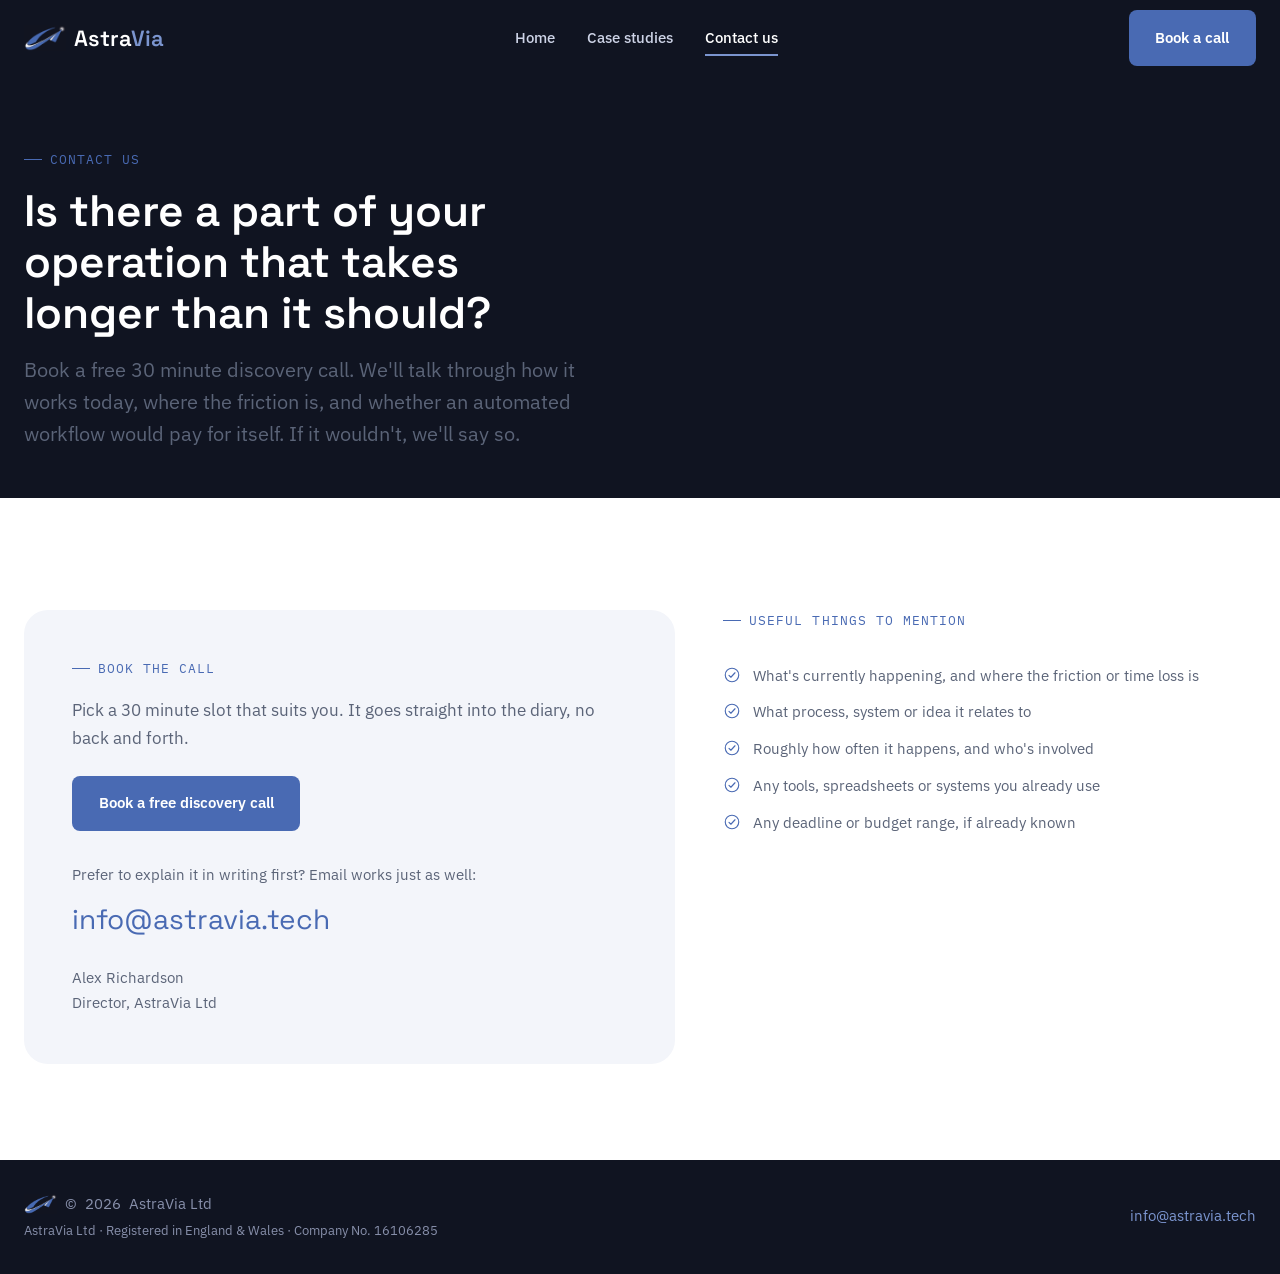
<file: contact-us.html>
<!DOCTYPE html>
<html lang="en">
<head>
<meta charset="UTF-8">
<meta name="viewport" content="width=device-width, initial-scale=1.0">
<title>Contact us | AstraVia</title>
<meta name="description" content="Book a free 30 minute discovery call with AstraVia to talk through where the friction is and whether an automated workflow would pay for itself.">
<link rel="preconnect" href="https://fonts.googleapis.com">
<link rel="preconnect" href="https://fonts.gstatic.com" crossorigin>
<link rel="icon" href="favicon.ico" sizes="any">
<link rel="icon" type="image/png" sizes="32x32" href="favicon-32x32.png">
<link rel="icon" type="image/png" sizes="16x16" href="favicon-16x16.png">
<link rel="apple-touch-icon" href="apple-touch-icon.png">
<link href="https://fonts.googleapis.com/css2?family=Space+Grotesk:wght@500;600&family=IBM+Plex+Sans:wght@400;500;600&family=IBM+Plex+Mono:wght@400;500&display=swap" rel="stylesheet">
<link rel="stylesheet" href="styles.css">
</head>
<body>

<header class="site-header">
  <div class="container">
    <a href="index.html" class="wordmark"><img src="astravia-mark.png" alt="AstraVia"><span>Astra<span class="accent">Via</span></span></a>
    <nav class="nav-links" aria-label="Primary">
      <a href="index.html">Home</a>
      <a href="case-studies.html">Case studies</a>
      <a href="contact-us.html" class="is-active">Contact us</a>
    </nav>
    <a href="https://calendar.app.google/NF3XzVYssbf4v7Vp6" target="_blank" rel="noopener" class="btn btn-primary nav-cta">Book a call</a>
    <button class="nav-toggle" aria-label="Open menu" aria-expanded="false">
      <span></span><span></span><span></span>
    </button>
  </div>
  <div class="mobile-menu">
    <a href="index.html">Home</a>
    <a href="case-studies.html">Case studies</a>
    <a href="contact-us.html">Contact us</a>
    <a href="https://calendar.app.google/NF3XzVYssbf4v7Vp6" target="_blank" rel="noopener" class="btn btn-primary">Book a call</a>
  </div>
</header>

<main>

  <section class="page-hero">
    <div class="container reveal">
      <p class="eyebrow">Contact us</p>
      <h1>Is there a part of your operation that takes longer than it should?</h1>
      <p class="section-intro">Book a free 30 minute discovery call. We'll talk through how it works today, where the friction is, and whether an automated workflow would pay for itself. If it wouldn't, we'll say so.</p>
    </div>
  </section>

  <section class="section section--light">
    <div class="container">
      <div class="contact-wrap">
        <div class="contact-primary reveal">
          <p class="eyebrow">Book the call</p>
          <p style="color:var(--slate); margin-bottom:var(--space-3);">Pick a 30 minute slot that suits you. It goes straight into the diary, no back and forth.</p>
          <a href="https://calendar.app.google/NF3XzVYssbf4v7Vp6" target="_blank" rel="noopener" class="btn btn-primary">Book a free discovery call</a>
          <p style="color:var(--slate); margin-top:var(--space-4); margin-bottom:0.5rem; font-size:var(--text-sm);">Prefer to explain it in writing first? Email works just as well:</p>
          <a href="mailto:info@astravia.tech" class="contact-email">info@astravia.tech</a>
          <div class="contact-detail">
            <span>Alex Richardson</span>
            <span>Director, AstraVia Ltd</span>
          </div>
        </div>

        <div class="reveal">
          <p class="eyebrow">Useful things to mention</p>
          <ul class="contact-checklist">
            <li><svg viewBox="0 0 24 24" fill="none" stroke="currentColor" stroke-width="1.5" stroke-linecap="round" stroke-linejoin="round"><circle cx="12" cy="12" r="9"/><polyline points="8 12.5 10.5 15 16 9"/></svg> What's currently happening, and where the friction or time loss is</li>
            <li><svg viewBox="0 0 24 24" fill="none" stroke="currentColor" stroke-width="1.5" stroke-linecap="round" stroke-linejoin="round"><circle cx="12" cy="12" r="9"/><polyline points="8 12.5 10.5 15 16 9"/></svg> What process, system or idea it relates to</li>
            <li><svg viewBox="0 0 24 24" fill="none" stroke="currentColor" stroke-width="1.5" stroke-linecap="round" stroke-linejoin="round"><circle cx="12" cy="12" r="9"/><polyline points="8 12.5 10.5 15 16 9"/></svg> Roughly how often it happens, and who's involved</li>
            <li><svg viewBox="0 0 24 24" fill="none" stroke="currentColor" stroke-width="1.5" stroke-linecap="round" stroke-linejoin="round"><circle cx="12" cy="12" r="9"/><polyline points="8 12.5 10.5 15 16 9"/></svg> Any tools, spreadsheets or systems you already use</li>
            <li><svg viewBox="0 0 24 24" fill="none" stroke="currentColor" stroke-width="1.5" stroke-linecap="round" stroke-linejoin="round"><circle cx="12" cy="12" r="9"/><polyline points="8 12.5 10.5 15 16 9"/></svg> Any deadline or budget range, if already known</li>
          </ul>
        </div>
      </div>
    </div>
  </section>

</main>

<footer class="site-footer">
  <div class="container">
    <div><span style="display:flex;align-items:center;gap:8px;"><img src="astravia-mark.png" alt="" style="height:20px;width:auto;">&copy; <span id="year"></span> AstraVia Ltd</span><span style="display:block;font-size:var(--text-xs);color:#8890ab;margin-top:4px;">AstraVia Ltd &middot; Registered in England &amp; Wales &middot; Company No. 16106285</span></div>
    <a href="mailto:info@astravia.tech">info@astravia.tech</a>
  </div>
</footer>

<script>document.getElementById('year').textContent = new Date().getFullYear();</script>
<script src="script.js"></script>
</body>
</html>
</file>
<file: styles.css>
/* ==========================================================================
   AstraVia — Design tokens
   Palette: derived from the brand navy/blue/white. Mist and slate are
   tints of navy so every colour on the page traces back to the brief.
   ========================================================================== */

:root {
  /* Brand colours */
  --navy: #101421;
  --navy-soft: #1a2036;      /* card fills on dark sections */
  --navy-line: #2a3150;      /* hairlines on dark sections */
  --blue: #496ab3;
  --blue-light: #7b95cf;     /* accent on dark backgrounds where blue needs more lift */
  --blue-tint: #e4eaf6;      /* light chips / badges */
  --white: #ffffff;
  --mist: #f3f5fa;           /* alternate light section background */
  --slate: #5b6478;          /* secondary text on light backgrounds */
  --border-light: #e2e6f0;

  /* Type */
  --font-display: 'Space Grotesk', sans-serif;
  --font-body: 'IBM Plex Sans', sans-serif;
  --font-mono: 'IBM Plex Mono', monospace;

  --text-xs: 0.8125rem;
  --text-sm: 0.9375rem;
  --text-base: 1.0625rem;
  --text-lg: 1.25rem;
  --text-xl: 1.75rem;
  --text-2xl: 2.25rem;
  --text-3xl: 2.75rem;

  /* Spacing */
  --space-1: 0.5rem;
  --space-2: 1rem;
  --space-3: 1.5rem;
  --space-4: 2rem;
  --space-5: 3rem;
  --space-6: 4.5rem;
  --space-7: 6rem;

  --radius-sm: 8px;
  --radius-md: 14px;
  --radius-lg: 24px;

  --container: 1320px;
  --ease: cubic-bezier(0.16, 1, 0.3, 1);
}

/* ==========================================================================
   Reset & base
   ========================================================================== */

*, *::before, *::after { box-sizing: border-box; }
html { scroll-behavior: smooth; }
body {
  margin: 0;
  font-family: var(--font-body);
  font-size: var(--text-base);
  line-height: 1.65;
  color: var(--navy);
  background: var(--white);
  -webkit-font-smoothing: antialiased;
}
img { max-width: 100%; display: block; }
a { color: inherit; text-decoration: none; }
ul { list-style: none; margin: 0; padding: 0; }
h1, h2, h3, h4 { font-family: var(--font-display); font-weight: 600; line-height: 1.15; margin: 0; }
p { margin: 0; }
button { font-family: inherit; cursor: pointer; }

/* Visible keyboard focus everywhere — required quality floor, not optional */
a:focus-visible, button:focus-visible, input:focus-visible, textarea:focus-visible {
  outline: 2px solid var(--blue);
  outline-offset: 3px;
  border-radius: 4px;
}

.container {
  max-width: var(--container);
  margin: 0 auto;
  padding: 0 var(--space-3);
}

.eyebrow {
  font-family: var(--font-mono);
  font-size: var(--text-xs);
  letter-spacing: 0.08em;
  text-transform: uppercase;
  color: var(--blue);
  display: flex;
  align-items: center;
  gap: 0.5rem;
  margin-bottom: var(--space-2);
}
.eyebrow::before {
  content: '';
  width: 18px;
  height: 1px;
  background: var(--blue);
  display: inline-block;
}
.section--dark .eyebrow { color: var(--blue-light); }
.section--dark .eyebrow::before { background: var(--blue-light); }

.section-heading {
  font-size: 2rem;
  max-width: 34rem;
}
.section-intro {
  font-size: var(--text-lg);
  color: var(--slate);
  max-width: 40rem;
  margin-top: var(--space-2);
  line-height: 1.6;
}
.section--dark .section-intro { color: #aab2cc; }

.section {
  padding: var(--space-7) 0;
}
.section--light { background: var(--white); }
.section--mist { background: var(--mist); }
.section--dark {
  background:
    radial-gradient(circle at 12% 15%, rgba(123, 149, 207, 0.07) 0%, transparent 42%),
    radial-gradient(circle at 88% 80%, rgba(123, 149, 207, 0.06) 0%, transparent 42%),
    var(--navy);
  color: var(--white);
}

.btn {
  display: inline-flex;
  align-items: center;
  gap: 0.5rem;
  padding: 0.9rem 1.6rem;
  border-radius: var(--radius-sm);
  font-family: var(--font-body);
  font-weight: 600;
  font-size: var(--text-sm);
  border: 1px solid transparent;
  transition: transform 0.25s var(--ease), background 0.25s var(--ease), border-color 0.25s var(--ease);
}
.btn:hover { transform: translateY(-2px); }
.btn-primary { background: var(--blue); color: var(--white); }
.btn-primary:hover { background: #3d5a9a; }
.btn-ghost { border-color: var(--navy-line); color: var(--white); }
.btn-ghost:hover { border-color: var(--blue-light); }
.section--light .btn-ghost, .section--mist .btn-ghost { border-color: var(--border-light); color: var(--navy); }
.section--light .btn-ghost:hover, .section--mist .btn-ghost:hover { border-color: var(--blue); }

/* ==========================================================================
   Header / nav
   ========================================================================== */

.site-header {
  position: sticky;
  top: 0;
  z-index: 100;
  background: var(--navy);
  border-bottom: 1px solid transparent;
  transition: border-color 0.3s var(--ease), box-shadow 0.3s var(--ease);
}
.site-header.is-scrolled {
  border-bottom-color: var(--navy-line);
  box-shadow: 0 8px 24px rgba(16, 20, 33, 0.25);
}
.site-header .container {
  display: flex;
  align-items: center;
  justify-content: space-between;
  height: 76px;
}
.wordmark {
  font-family: var(--font-display);
  font-weight: 600;
  font-size: 1.375rem;
  color: var(--white);
  letter-spacing: -0.01em;
  display: flex;
  align-items: center;
  gap: 8px;
}
.wordmark img { display: block; height: 26px; width: auto; }
.wordmark .accent { color: var(--blue-light); }

.nav-links {
  display: none;
  align-items: center;
  gap: var(--space-4);
}
.nav-links a {
  color: #cdd3e6;
  font-size: var(--text-sm);
  font-weight: 500;
  position: relative;
  padding: 4px 0;
  transition: color 0.2s var(--ease);
}
.nav-links a:hover, .nav-links a.is-active { color: var(--white); }
.nav-links a::after {
  content: '';
  position: absolute;
  left: 0; right: 100%; bottom: -2px;
  height: 2px;
  background: var(--blue-light);
  transition: right 0.25s var(--ease);
}
.nav-links a:hover::after, .nav-links a.is-active::after { right: 0; }

.nav-cta { display: none; }

.nav-toggle {
  background: none;
  border: none;
  width: 32px;
  height: 32px;
  padding: 0;
  position: relative;
}
.nav-toggle span {
  position: absolute;
  left: 4px; right: 4px;
  height: 2px;
  background: var(--white);
  border-radius: 2px;
  transition: transform 0.3s var(--ease), opacity 0.2s var(--ease), top 0.3s var(--ease);
}
.nav-toggle span:nth-child(1) { top: 11px; }
.nav-toggle span:nth-child(2) { top: 19px; }
.nav-toggle span:nth-child(3) { top: 27px; }
.nav-toggle.is-open span:nth-child(1) { top: 19px; transform: rotate(45deg); }
.nav-toggle.is-open span:nth-child(2) { opacity: 0; }
.nav-toggle.is-open span:nth-child(3) { top: 19px; transform: rotate(-45deg); }

.mobile-menu {
  position: fixed;
  inset: 76px 0 0 0;
  background: var(--navy);
  z-index: 99;
  display: flex;
  flex-direction: column;
  justify-content: center;
  gap: var(--space-3);
  padding: var(--space-4);
  transform: translateY(-8px);
  opacity: 0;
  pointer-events: none;
  transition: opacity 0.25s var(--ease), transform 0.25s var(--ease);
}
.mobile-menu.is-open { opacity: 1; transform: translateY(0); pointer-events: auto; }
.mobile-menu a {
  font-family: var(--font-display);
  font-size: clamp(1.125rem, 5vw, 1.5rem);
  color: var(--white);
  font-weight: 500;
}
.mobile-menu .btn-primary { align-self: flex-start; margin-top: var(--space-2); }

@media (min-width: 860px) {
  .nav-links { display: flex; }
  .nav-cta { display: inline-flex; }
  .nav-toggle, .mobile-menu { display: none; }
}

/* ==========================================================================
   Hero + signature network graphic
   ========================================================================== */

.hero {
  background: var(--navy);
  color: var(--white);
  padding: var(--space-6) 0 var(--space-7);
  overflow: hidden;
  position: relative;
}
.hero-bleed-graphic {
  position: relative;
  width: 100%;
  aspect-ratio: 480 / 300;
  opacity: 0.85;
  margin-bottom: 0.5rem;
  pointer-events: none;
}
.hero-bleed-graphic svg { width: 100%; height: 100%; display: block; }
.hero .container { position: relative; z-index: 1; }
.hero-copy { max-width: 40rem; }
.hero-copy h1 {
  font-size: 2.5rem;
  letter-spacing: -0.01em;
  max-width: 15ch;
}
@media (min-width: 860px) {
  .hero-copy { max-width: 60rem; }
  .hero-copy h1 { max-width: none; }
  .hero-copy h1 .accent-line { white-space: nowrap; }
}
.hero-copy .section-intro { color: #c3cae2; font-size: var(--text-lg); max-width: 34rem; }
.hero-actions { display: flex; gap: var(--space-2); margin-top: var(--space-4); flex-wrap: wrap; }

@media (min-width: 860px) {
  .hero-bleed-graphic {
    position: absolute;
    inset: -10%;
    width: auto;
    aspect-ratio: auto;
    opacity: 0.32;
    transform: scale(1.5);
    margin-bottom: 0;
  }
}

.hg-line {
  stroke: var(--blue-light);
  stroke-width: 2;
  fill: none;
  stroke-dasharray: 220;
  stroke-dashoffset: 220;
  opacity: 0.9;
  animation: draw-line 1.1s var(--ease) forwards;
}
.hg-node { fill: var(--blue-light); opacity: 0; transform-origin: center; animation: pop-node 0.5s var(--ease) forwards; }
.hg-node.is-primary { fill: var(--white); }
.hg-pulse {
  fill: none;
  stroke: var(--blue-light);
  stroke-width: 1.5;
  opacity: 0;
  animation: pulse-ring 2.6s var(--ease) infinite;
  animation-delay: 1.4s;
}

@keyframes draw-line { to { stroke-dashoffset: 0; } }
@keyframes pop-node { from { opacity: 0; transform: scale(0.3); } to { opacity: 1; transform: scale(1); } }
@keyframes pulse-ring {
  0% { opacity: 0; transform: scale(0.6); }
  40% { opacity: 0.5; }
  100% { opacity: 0; transform: scale(1.8); }
}

@media (min-width: 860px) {
  .hero-copy h1 { font-size: var(--text-3xl); }
}

/* ==========================================================================
   Horizontal scroll rows (mobile pattern for grids that are 2x2 / 3-col
   on desktop — keeps the "scan across" feeling instead of one long stack)
   ========================================================================== */

.scroll-row {
  display: flex;
  gap: var(--space-3);
  overflow-x: auto;
  scroll-snap-type: x mandatory;
  padding: var(--space-1) 0 var(--space-3);
  -webkit-overflow-scrolling: touch;
  scrollbar-width: none;
}
.scroll-row::-webkit-scrollbar { display: none; }
.scroll-row > * {
  scroll-snap-align: start;
  flex: 0 0 78%;
}
.scroll-hint {
  font-family: var(--font-mono);
  font-size: var(--text-xs);
  color: var(--slate);
  display: flex;
  align-items: center;
  gap: 0.4rem;
  margin-top: var(--space-1);
}
.section--dark .scroll-hint { color: #8890ab; }

@media (min-width: 720px) {
  .scroll-row { overflow: visible; padding: 0; }
  .scroll-row > * { flex: 1 1 0; }
  .scroll-hint { display: none; }
}

/* ==========================================================================
   Card grids
   ========================================================================== */

.grid { display: grid; gap: var(--space-3); margin-top: var(--space-5); }
.grid-2 { grid-template-columns: repeat(2, 1fr); }
.grid-3 { grid-template-columns: repeat(3, 1fr); }
.grid-4 { grid-template-columns: repeat(4, 1fr); }

.card {
  background: var(--white);
  border: 1px solid var(--border-light);
  border-radius: var(--radius-md);
  padding: var(--space-4);
  transition: transform 0.3s var(--ease), border-color 0.3s var(--ease), box-shadow 0.3s var(--ease);
}
.card:hover { transform: translateY(-4px); border-color: var(--blue); box-shadow: 0 20px 40px -20px rgba(16, 20, 33, 0.25); }
.section--dark .card { background: var(--navy-soft); border-color: var(--navy-line); }
.section--dark .card:hover { border-color: var(--blue-light); }

.card-icon {
  width: 44px; height: 44px;
  border-radius: var(--radius-sm);
  background: var(--blue-tint);
  color: var(--blue);
  display: flex; align-items: center; justify-content: center;
  margin-bottom: var(--space-2);
}
.section--dark .card-icon { background: rgba(123, 149, 207, 0.15); color: var(--blue-light); }
.card-icon svg { width: 22px; height: 22px; }

.card h3 { font-size: var(--text-lg); margin-bottom: 0.6rem; }
.card p { color: var(--slate); font-size: var(--text-sm); line-height: 1.6; }
.section--dark .card p { color: #b3bad2; }

/* Compact card used for short items (problems, who-this-is-for, engagement types) */
.card--compact { padding: var(--space-3); }
.card--compact h3 { font-size: var(--text-base); margin-bottom: 0.3rem; }

/* Tag strip (What We Build) */
.tag-strip { display: grid; gap: var(--space-2); margin-top: var(--space-4); }
.tag-strip-item {
  display: flex; align-items: flex-start; gap: var(--space-2);
  padding: var(--space-3);
  border: 1px solid var(--border-light);
  border-radius: var(--radius-sm);
}
.tag-strip-item .card-icon { width: 36px; height: 36px; margin-bottom: 0; flex-shrink: 0; }
.tag-strip-item .card-icon svg { width: 18px; height: 18px; }
.tag-strip-item h4 { font-family: var(--font-body); font-weight: 600; font-size: var(--text-sm); margin-bottom: 0.2rem; }
.tag-strip-item p { font-size: var(--text-xs); color: var(--slate); }

@media (min-width: 720px) {
  .tag-strip { grid-template-columns: repeat(2, 1fr); }
}
@media (min-width: 1024px) {
  .tag-strip { grid-template-columns: repeat(4, 1fr); }
}

/* ==========================================================================
   Process timeline (How We Work) — vertical on mobile, horizontal on desktop.
   Numbered because this genuinely is a sequence — order carries meaning.
   ========================================================================== */

.timeline { margin-top: var(--space-5); position: relative; }
.timeline-track {
  display: flex;
  flex-direction: column;
  gap: var(--space-4);
  position: relative;
}
.timeline-track::before {
  content: '';
  position: absolute;
  left: 19px; top: 8px; bottom: 8px;
  width: 1px;
  background: var(--navy-line);
}
.timeline-step { display: flex; gap: var(--space-3); position: relative; }
.timeline-num {
  width: 40px; height: 40px; flex-shrink: 0;
  border-radius: 50%;
  background: var(--blue);
  color: var(--white);
  display: flex; align-items: center; justify-content: center;
  font-family: var(--font-mono);
  font-size: var(--text-sm);
  z-index: 1;
}
.timeline-step h3 { font-size: var(--text-lg); margin-bottom: 0.35rem; }
.timeline-step p { color: #b3bad2; font-size: var(--text-sm); max-width: 32rem; }

@media (min-width: 900px) {
  .timeline-track { flex-direction: row; }
  .timeline-track::before { left: 20px; right: 20px; top: 20px; bottom: auto; width: auto; height: 1px; }
  .timeline-step { flex-direction: column; flex: 1; }
  .timeline-num { margin-bottom: var(--space-2); }
}

/* ==========================================================================
   Case study preview cards
   ========================================================================== */

.case-grid { display: grid; gap: var(--space-3); margin-top: var(--space-5); }
.case-card {
  border: 1px solid var(--border-light);
  border-radius: var(--radius-lg);
  padding: var(--space-4);
  display: flex; flex-direction: column; gap: var(--space-2);
}
.case-card .eyebrow { color: var(--blue); }
.case-card .eyebrow::before { background: var(--blue); }
.case-card h3 { font-size: var(--text-xl); }
.case-card p { color: var(--slate); }
.case-card .case-impact { font-family: var(--font-mono); font-size: var(--text-xs); color: var(--blue); margin-top: auto; padding-top: var(--space-2); }
.case-card-link { display: inline-flex; align-items: center; gap: 0.4rem; font-weight: 600; font-size: var(--text-sm); margin-top: var(--space-1); color: var(--blue); }
.case-card-link svg { width: 16px; height: 16px; transition: transform 0.2s var(--ease); }
.case-card:hover .case-card-link svg { transform: translateX(3px); }

@media (min-width: 760px) {
  .case-grid { grid-template-columns: repeat(2, 1fr); }
}
@media (min-width: 1024px) {
  .case-grid { grid-template-columns: repeat(3, 1fr); }
}

/* ==========================================================================
   Who this is for — tag cloud
   ========================================================================== */

.tag-cloud { display: grid; grid-template-columns: 1fr; gap: 0.6rem; margin-top: var(--space-4); }
.tag-pill {
  border: 1px solid var(--navy-line);
  border-radius: var(--radius-sm);
  padding: 0.7rem 1rem;
  font-size: var(--text-sm);
  color: #dde1ef;
  line-height: 1.4;
}
@media (min-width: 600px) { .tag-cloud { grid-template-columns: repeat(2, 1fr); } }
@media (min-width: 960px) { .tag-cloud { grid-template-columns: repeat(3, 1fr); } }

/* ==========================================================================
   Closing CTA + footer
   ========================================================================== */

.cta-close { text-align: center; }
.cta-close h2 { font-size: var(--text-2xl); max-width: 26rem; margin: 0 auto; }
.cta-close .section-intro { margin: var(--space-2) auto 0; }
.cta-close .hero-actions { justify-content: center; margin-top: var(--space-4); }

.site-footer {
  background: var(--navy);
  color: #8890ab;
  padding: var(--space-4) 0;
  font-size: var(--text-sm);
}
.site-footer .container { display: flex; flex-direction: column; gap: var(--space-2); align-items: center; text-align: center; }
@media (min-width: 720px) {
  .site-footer .container { flex-direction: row; justify-content: space-between; text-align: left; }
}
.site-footer a { color: var(--blue-light); }
.site-footer a:hover { text-decoration: underline; }

/* ==========================================================================
   Contact page + generic page-hero (used by contact/case-studies pages)
   ========================================================================== */

.page-hero { background: var(--navy); color: var(--white); padding: var(--space-6) 0 var(--space-5); }
.page-hero h1 { font-size: var(--text-3xl); max-width: 20ch; }
.page-hero .section-intro { max-width: 36rem; }

.contact-wrap { display: grid; gap: var(--space-5); margin-top: var(--space-2); }
.contact-primary {
  background: var(--mist);
  border-radius: var(--radius-lg);
  padding: var(--space-5);
}
.contact-primary .eyebrow { margin-bottom: var(--space-2); }
.contact-email {
  font-family: var(--font-display);
  font-size: var(--text-xl);
  color: var(--blue);
  word-break: break-word;
}
.contact-checklist { margin-top: var(--space-4); display: flex; flex-direction: column; gap: 0.75rem; }
.contact-checklist li { display: flex; gap: 0.75rem; align-items: flex-start; font-size: var(--text-sm); color: var(--slate); }
.contact-checklist svg { width: 18px; height: 18px; flex-shrink: 0; color: var(--blue); margin-top: 2px; }

@media (min-width: 860px) { .contact-wrap { grid-template-columns: 1.1fr 0.9fr; } }

/* ==========================================================================
   Scroll-reveal animation (Intersection Observer driven, see script.js)
   ========================================================================== */

.reveal {
  opacity: 0;
  transform: translateY(18px);
  transition: opacity 0.7s var(--ease), transform 0.7s var(--ease);
}
.reveal.is-visible { opacity: 1; transform: translateY(0); }
.reveal-stagger.is-visible > * { opacity: 1; transform: translateY(0); }
.reveal-stagger > * {
  opacity: 0;
  transform: translateY(16px);
  transition: opacity 0.6s var(--ease), transform 0.6s var(--ease);
}
.reveal-stagger.is-visible > *:nth-child(1) { transition-delay: 0.05s; }
.reveal-stagger.is-visible > *:nth-child(2) { transition-delay: 0.12s; }
.reveal-stagger.is-visible > *:nth-child(3) { transition-delay: 0.19s; }
.reveal-stagger.is-visible > *:nth-child(4) { transition-delay: 0.26s; }
.reveal-stagger.is-visible > *:nth-child(5) { transition-delay: 0.33s; }
.reveal-stagger.is-visible > *:nth-child(6) { transition-delay: 0.4s; }

@media (prefers-reduced-motion: reduce) {
  html { scroll-behavior: auto; }
  .reveal, .reveal-stagger > *, .card, .btn { transition: none !important; transform: none !important; opacity: 1 !important; }
  .hg-line, .hg-node, .hg-pulse { animation: none !important; opacity: 1 !important; stroke-dashoffset: 0 !important; }
  .mobile-menu, .nav-toggle span { transition: none !important; }
}

/* ==========================================================================
   Responsive base type + section rhythm
   ========================================================================== */

@media (min-width: 860px) {
  .section-heading { font-size: 2.75rem; }
  .grid-2-desktop { grid-template-columns: repeat(2, 1fr); }
  .grid-3-desktop { grid-template-columns: repeat(3, 1fr); }
  .grid-4-desktop { grid-template-columns: repeat(4, 1fr); }
}

.section-head-row {
  display: flex;
  flex-direction: column;
  gap: var(--space-2);
}
@media (min-width: 860px) {
  .section-head-row { flex-direction: row; align-items: flex-end; justify-content: space-between; }
  .section-head-row .section-intro { margin-top: 0; text-align: right; }
}

/* ==========================================================================
   Layout variety — three non-card patterns used instead of repeating
   the same bordered-card grid for every section.
   ========================================================================== */

/* Icon row list (What We Do) — icon beside text, divided by hairlines */
.icon-list { margin-top: var(--space-5); }
.icon-row-item {
  display: flex;
  gap: var(--space-3);
  align-items: flex-start;
  padding: var(--space-4) 0;
  border-bottom: 1px solid var(--border-light);
}
.icon-row-item:first-child { padding-top: 0; }
.icon-row-item:last-child { border-bottom: none; }
.icon-row-item .card-icon { width: 52px; height: 52px; flex-shrink: 0; margin-bottom: 0; }
.icon-row-item .card-icon svg { width: 26px; height: 26px; }
.icon-row-item h3 { font-size: var(--text-lg); margin-bottom: 0.4rem; }
.icon-row-item p { color: var(--slate); max-width: 42rem; font-size: var(--text-sm); }

/* Split list (Product Studio) — alternating icon/text, centred on mobile */
.split-list { margin-top: var(--space-6); display: flex; flex-direction: column; gap: var(--space-5); }
.split-item { display: flex; flex-direction: column; align-items: center; text-align: center; gap: var(--space-3); }
.split-item .card-icon { width: 104px; height: 104px; margin-bottom: 0; }
.split-item .card-icon svg { width: 46px; height: 46px; }
.split-item h3 { font-size: var(--text-xl); }
.split-item p { color: #b3bad2; max-width: 26rem; font-size: var(--text-sm); }

@media (min-width: 780px) {
  .split-item { flex-direction: row; text-align: left; gap: var(--space-4); }
  .split-item:nth-child(even) { flex-direction: row-reverse; }
  .split-item .card-icon { flex-shrink: 0; }
  .split-item p { max-width: 30rem; }
}

/* Numbered block (Founder-Led) — bare numerals, no icons or card borders */
.numbered-list { margin-top: var(--space-5); display: grid; gap: var(--space-4); }
.numbered-item { display: flex; gap: var(--space-3); align-items: flex-start; }
.numbered-item .num { font-family: var(--font-display); font-size: 2.25rem; font-weight: 600; color: var(--blue-light); line-height: 1; flex-shrink: 0; min-width: 2.75rem; }
.numbered-item h3 { color: var(--white); font-size: var(--text-lg); margin-bottom: 0.35rem; }
.numbered-item p { color: #b3bad2; font-size: var(--text-sm); }

@media (min-width: 780px) { .numbered-list { grid-template-columns: repeat(3, 1fr); } }

/* Case study logo badge */
.case-logo { height: 128px; width: auto; max-width: 280px; object-fit: contain; border-radius: var(--radius-sm); margin-bottom: var(--space-3); display: block; }

/* ==========================================================================
   Brochure-aligned sections (Sept 2026 restructure)
   ========================================================================== */

/* Hero: two line headline, second line in accent */
.hero-copy h1 .accent-line { color: var(--blue-light); display: block; }

/* ---------- The problem: stat cards + pull quote ---------- */
.stat-grid { display: grid; gap: var(--space-3); margin-top: var(--space-5); }
@media (min-width: 820px) { .stat-grid { grid-template-columns: repeat(3, 1fr); } }

.stat-card {
  background: #171d30;
  border: 1px solid #242c45;
  border-radius: var(--radius-md);
  padding: var(--space-4) var(--space-4) var(--space-5);
  display: flex;
  flex-direction: column;
}
/* Stat sizing is defined as exact ratios of the description text:
   label = 1.15x, number = 3x, unit = half the number. */
.stat-card { --stat-desc: var(--text-base); }

.stat-label {
  font-family: var(--font-body);
  font-size: calc(var(--stat-desc) * 1.15);
  font-weight: 600;
  text-transform: uppercase;
  letter-spacing: 0.06em;
  line-height: 1.35;
  color: var(--blue-light);
  margin-bottom: var(--space-2);
}
/* Side by side, reserve two lines for the title so the numbers, and therefore
   the descriptions beneath them, all start level across the row. */
@media (min-width: 820px) {
  .stat-label { min-height: 2.7em; }
}
.stat-figure {
  font-family: var(--font-display);
  font-weight: 600;
  font-size: calc(var(--stat-desc) * 3);
  line-height: 1.1;
  letter-spacing: -0.02em;
  color: var(--white);
  margin-bottom: var(--space-3);
}
.stat-figure .unit {
  font-size: 0.5em;
  font-weight: 600;
  letter-spacing: 0;
  color: var(--blue-light);
}
.stat-card > p:not([class]) {
  color: #dfe3ee;
  font-size: var(--stat-desc);
  line-height: 1.65;
}
/* Pinned to the bottom of the card so all three source lines sit level,
   whatever length the description above them runs to. */
.stat-source {
  font-size: var(--text-sm);
  color: #868fa6;
  line-height: 1.5;
  margin-top: auto;
  padding-top: var(--space-3);
}

.pull-quote {
  border-left: 3px solid var(--blue);
  background: rgba(123, 149, 207, 0.08);
  border-radius: 0 var(--radius-md) var(--radius-md) 0;
  padding: var(--space-3) var(--space-4);
  margin-top: var(--space-4);
}
.pull-quote p { color: #dde1ef; font-size: var(--text-base); line-height: 1.6; }

/* ---------- How we work: steps beside two reference panels ---------- */
.work-layout { display: block; margin-top: var(--space-5); }

.work-steps { display: grid; gap: var(--space-4); }
@media (min-width: 620px) { .work-steps { grid-template-columns: repeat(2, 1fr); } }
@media (min-width: 1000px) { .work-steps { grid-template-columns: repeat(4, 1fr); } }
.work-step { display: flex; gap: var(--space-3); align-items: flex-start; }
@media (min-width: 1000px) { .work-step { flex-direction: column; gap: var(--space-2); } }
.work-step .timeline-num { margin-bottom: 0; }
.work-step h3 { font-size: var(--text-base); margin-bottom: 0.35rem; }
.work-step p { font-size: var(--text-sm); line-height: 1.6; }

.work-note { margin-top: var(--space-5); font-size: var(--text-sm); line-height: 1.6; max-width: 46rem; }

.panel-stack { display: grid; gap: var(--space-3); margin-top: var(--space-6); }
@media (min-width: 820px) { .panel-stack { grid-template-columns: repeat(2, 1fr); align-items: start; } }
.panel {
  border: 1px solid var(--border-light);
  border-radius: var(--radius-md);
  padding: var(--space-4);
  background: var(--mist);
}
.panel h3 { font-size: var(--text-base); margin-bottom: var(--space-2); }
.panel ul { display: flex; flex-direction: column; gap: 0.7rem; }
.panel li { font-size: var(--text-sm); line-height: 1.55; color: var(--slate); display: flex; gap: 0.6rem; }
.panel li::before { content: '\2192'; color: var(--blue); flex-shrink: 0; }
.panel li strong { color: var(--navy); font-weight: 600; }
.panel--dots li::before { content: '\2022'; }

/* ---------- In practice: full case cards with quotes ---------- */
.practice-grid { display: grid; gap: var(--space-3); margin-top: var(--space-5); }
@media (min-width: 780px) { .practice-grid { grid-template-columns: repeat(2, 1fr); } }
@media (min-width: 1100px) { .practice-grid { grid-template-columns: repeat(3, 1fr); } }

.practice-card {
  background: var(--white);
  border: 1px solid var(--border-light);
  border-radius: var(--radius-lg);
  padding: var(--space-4);
  display: flex;
  flex-direction: column;
  box-shadow: 0 2px 6px rgba(16, 20, 33, 0.04);
  transition: transform 0.3s var(--ease), border-color 0.3s var(--ease), box-shadow 0.3s var(--ease);
}
.practice-card:hover { transform: translateY(-4px); border-color: var(--blue); box-shadow: 0 20px 40px -20px rgba(16, 20, 33, 0.25); }

/* Fixed-height logo well and eyebrow so every company name starts on the same line */
.practice-logo {
  height: 68px;
  display: flex;
  align-items: center;
  margin-bottom: var(--space-3);
}
.practice-logo img {
  max-height: 68px;
  max-width: 160px;
  width: auto;
  object-fit: contain;
  border-radius: var(--radius-sm);
}
.practice-card > .eyebrow {
  min-height: 2.6em;
  align-items: flex-start;
  margin-bottom: var(--space-2);
  line-height: 1.3;
}
.practice-card > .eyebrow::before { margin-top: 0.55em; }
.practice-card h3 { font-size: var(--text-xl); margin-bottom: 0.2rem; }
.practice-descriptor { font-size: var(--text-sm); color: var(--slate); margin-bottom: var(--space-3); }
.practice-block { margin-bottom: var(--space-3); }
.practice-block h4 {
  font-family: var(--font-mono);
  font-size: var(--text-xs);
  letter-spacing: 0.05em;
  text-transform: uppercase;
  color: var(--blue);
  font-weight: 500;
  margin-bottom: 0.4rem;
}
.practice-block p { font-size: var(--text-sm); color: var(--slate); line-height: 1.6; }
.practice-block--result p { color: var(--navy); font-weight: 500; }
.practice-caveat { font-size: var(--text-sm); color: #98a0b5; line-height: 1.6; margin-bottom: var(--space-3); }
.practice-quote {
  border-top: 1px solid var(--border-light);
  padding-top: var(--space-3);
  margin-top: auto;
}
.practice-quote p { font-size: var(--text-sm); color: var(--navy); line-height: 1.6; }
.practice-quote cite { display: block; font-style: normal; font-size: var(--text-xs); color: var(--slate); margin-top: 0.5rem; }
.practice-card .case-card-link { margin-top: var(--space-3); }

/* ---------- Working with us: four step ladder ---------- */
.ladder { display: grid; gap: var(--space-4); margin-top: var(--space-5); position: relative; }
@media (min-width: 900px) { .ladder { grid-template-columns: repeat(4, 1fr); } }
.ladder-step { position: relative; padding-top: var(--space-3); }
.ladder-step::before {
  content: '';
  position: absolute;
  top: 0; left: 0;
  width: 14px; height: 14px;
  border-radius: 50%;
  background: var(--blue);
}
.ladder-step::after {
  content: '';
  position: absolute;
  top: 6px; left: 14px; right: 0;
  height: 1px;
  background: var(--border-light);
}
.ladder-step:last-child::after { display: none; }
@media (max-width: 899px) { .ladder-step::after { display: none; } }
.ladder-label {
  font-family: var(--font-mono);
  font-size: var(--text-xs);
  letter-spacing: 0.05em;
  text-transform: uppercase;
  color: var(--blue);
  margin-bottom: 0.4rem;
}
.ladder-label .muted { color: var(--slate); }
.ladder-step h3 { font-size: var(--text-lg); margin-bottom: 0.4rem; }
.ladder-step p { font-size: var(--text-sm); color: var(--slate); line-height: 1.6; }

/* ---------- Who it's for: fit signals ---------- */
.fit-pills { display: flex; flex-wrap: wrap; gap: 0.6rem; margin-top: var(--space-4); }
.fit-pill {
  border: 1px solid var(--navy-line);
  border-radius: 999px;
  padding: 0.55rem 1.1rem;
  font-size: var(--text-sm);
  color: #dde1ef;
}
.sector-line { font-size: var(--text-sm); color: #98a0b5; margin-top: var(--space-3); line-height: 1.6; }

/* ---------- Contact details block ---------- */
.contact-detail { margin-top: var(--space-3); }
.contact-detail span { display: block; font-size: var(--text-sm); color: var(--slate); }
.contact-detail a { color: var(--blue); font-weight: 500; }
</file>
